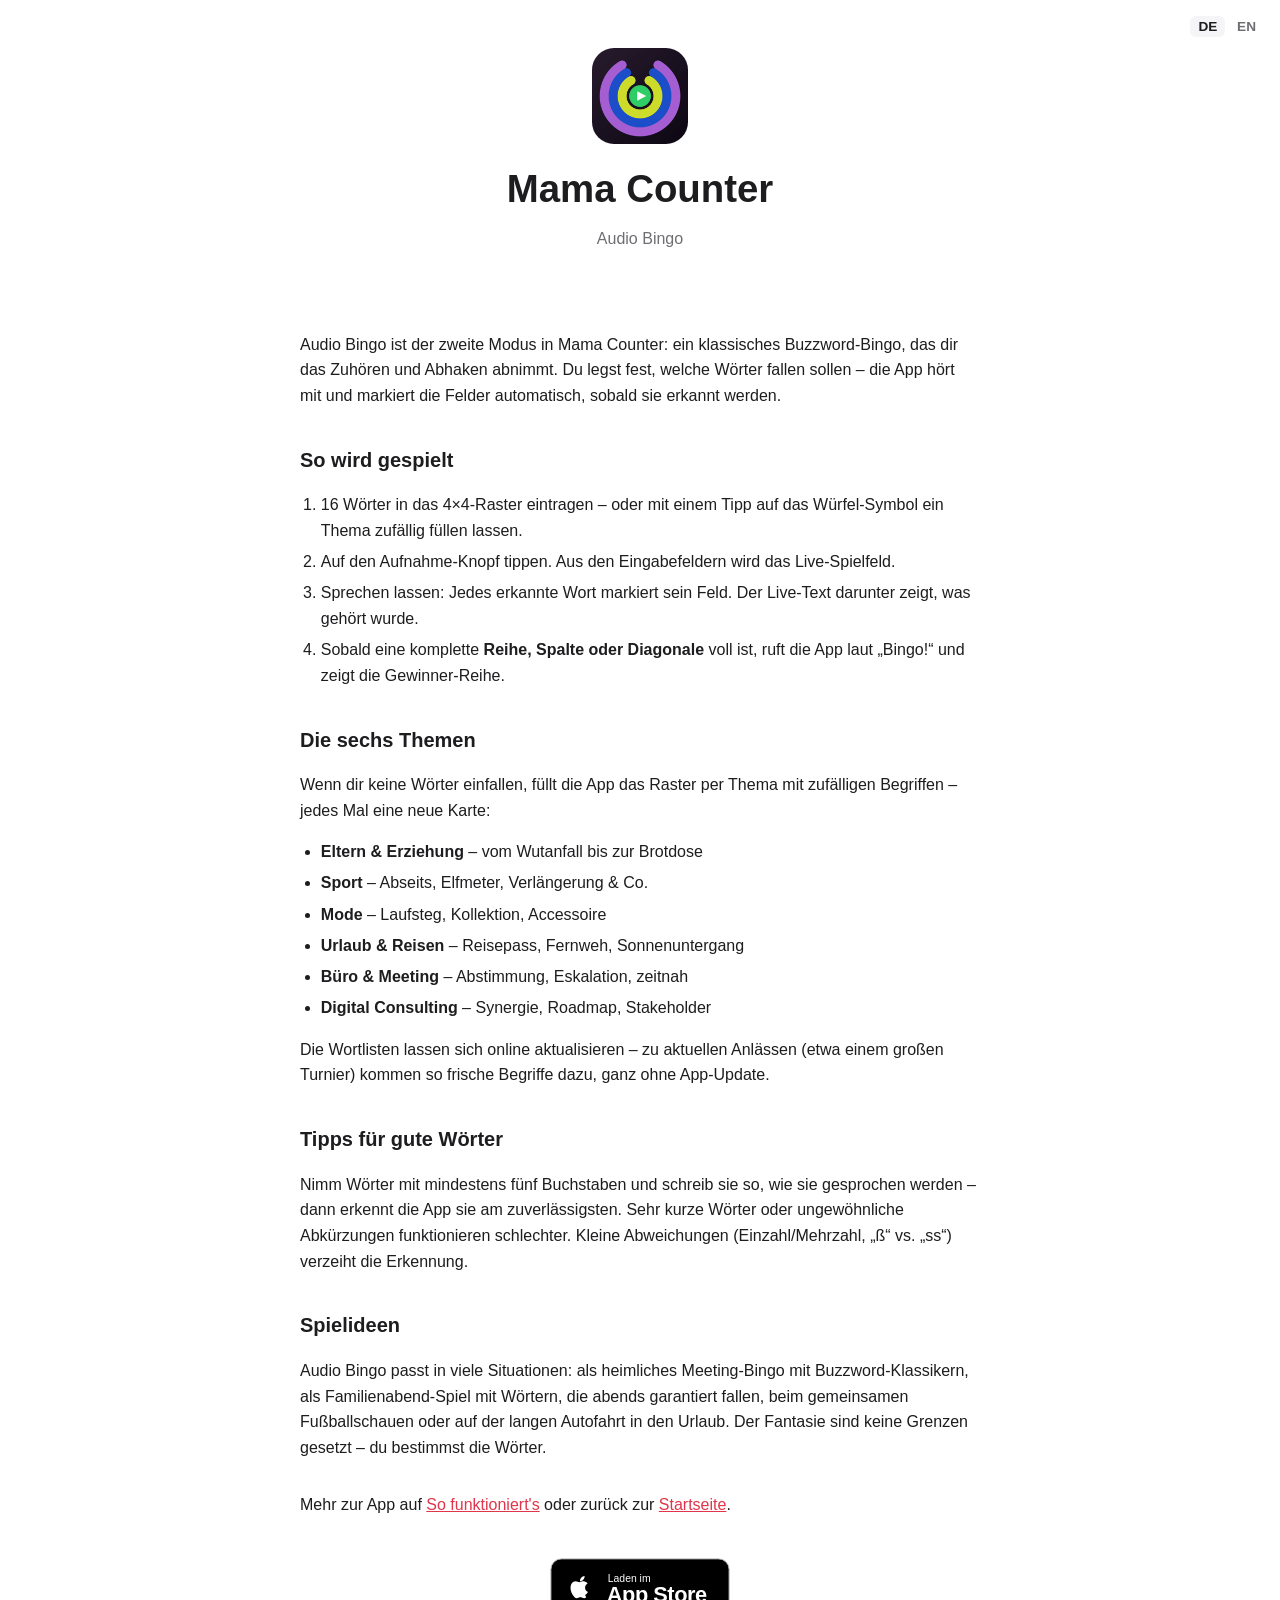
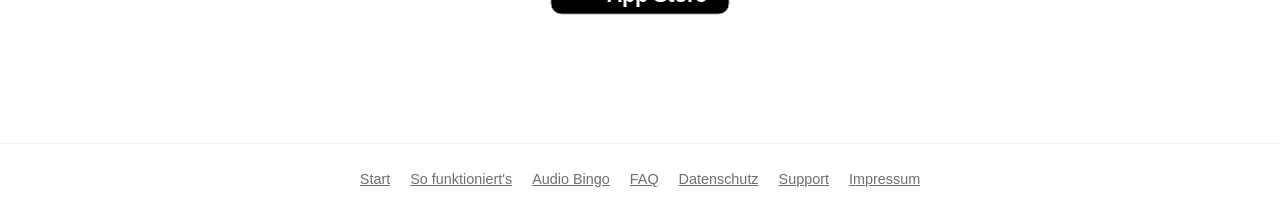
<file: audio-bingo/index.html>
<!DOCTYPE html>
<html lang="de">
<head>
  <meta charset="utf-8">
  <meta name="viewport" content="width=device-width, initial-scale=1">
  <title>Audio Bingo – Buzzword-Bingo zum Mithören</title>
  <meta property="og:type" content="article">
  <meta property="og:site_name" content="Mama Counter">
  <meta property="og:title" content="Audio Bingo – Buzzword-Bingo zum Mithören">
  <meta property="og:description" content="16 Wörter, ein 4×4-Raster, Ohren auf: Audio Bingo markiert Felder automatisch, sobald ein Wort gesprochen wird. Regeln, Themen und Spielideen.">
  <meta property="og:url" content="https://www.mamacounter.com/audio-bingo/">
  <meta property="og:image" content="https://www.mamacounter.com/og-image.png">
  <meta property="og:image:width" content="1200">
  <meta property="og:image:height" content="630">
  <meta name="twitter:card" content="summary_large_image">
  <meta name="twitter:image" content="https://www.mamacounter.com/og-image.png">
  <meta name="description" content="Audio Bingo in Mama Counter: 16 Wörter ins 4×4-Raster, zuhören, Felder füllen sich automatisch. Regeln, sechs Themen und Spielideen für Meeting, Familie und Autofahrt.">
  <link rel="icon" type="image/png" sizes="32x32" href="/favicon-32.png">
  <link rel="icon" type="image/png" sizes="16x16" href="/favicon-16.png">
  <link rel="apple-touch-icon" sizes="180x180" href="/apple-touch-icon.png">
  <link rel="stylesheet" href="/style.css">
</head>
<body>
  <header class="site">
    <nav class="lang-switch">
      <a href="/audio-bingo/" class="active">DE</a>
      <a href="/en/audio-bingo/">EN</a>
    </nav>
    <a href="/"><img src="/apple-touch-icon.png" alt="Mama Counter" class="logo"></a>
    <h1><a href="/">Mama Counter</a></h1>
    <p class="claim">Audio Bingo</p>
  </header>

  <main>
    <p>
      Audio Bingo ist der zweite Modus in Mama Counter: ein klassisches
      Buzzword-Bingo, das dir das Zuhören und Abhaken abnimmt. Du legst fest,
      welche Wörter fallen sollen – die App hört mit und markiert die Felder
      automatisch, sobald sie erkannt werden.
    </p>

    <h2>So wird gespielt</h2>
    <ol>
      <li>16 Wörter in das 4×4-Raster eintragen – oder mit einem Tipp auf das
        Würfel-Symbol ein Thema zufällig füllen lassen.</li>
      <li>Auf den Aufnahme-Knopf tippen. Aus den Eingabefeldern wird das
        Live-Spielfeld.</li>
      <li>Sprechen lassen: Jedes erkannte Wort markiert sein Feld. Der Live-Text
        darunter zeigt, was gehört wurde.</li>
      <li>Sobald eine komplette <strong>Reihe, Spalte oder Diagonale</strong>
        voll ist, ruft die App laut „Bingo!“ und zeigt die Gewinner-Reihe.</li>
    </ol>

    <h2>Die sechs Themen</h2>
    <p>
      Wenn dir keine Wörter einfallen, füllt die App das Raster per Thema mit
      zufälligen Begriffen – jedes Mal eine neue Karte:
    </p>
    <ul>
      <li><strong>Eltern &amp; Erziehung</strong> – vom Wutanfall bis zur Brotdose</li>
      <li><strong>Sport</strong> – Abseits, Elfmeter, Verlängerung &amp; Co.</li>
      <li><strong>Mode</strong> – Laufsteg, Kollektion, Accessoire</li>
      <li><strong>Urlaub &amp; Reisen</strong> – Reisepass, Fernweh, Sonnenuntergang</li>
      <li><strong>Büro &amp; Meeting</strong> – Abstimmung, Eskalation, zeitnah</li>
      <li><strong>Digital Consulting</strong> – Synergie, Roadmap, Stakeholder</li>
    </ul>
    <p>
      Die Wortlisten lassen sich online aktualisieren – zu aktuellen Anlässen
      (etwa einem großen Turnier) kommen so frische Begriffe dazu, ganz ohne
      App-Update.
    </p>

    <h2>Tipps für gute Wörter</h2>
    <p>
      Nimm Wörter mit mindestens fünf Buchstaben und schreib sie so, wie sie
      gesprochen werden – dann erkennt die App sie am zuverlässigsten. Sehr kurze
      Wörter oder ungewöhnliche Abkürzungen funktionieren schlechter. Kleine
      Abweichungen (Einzahl/Mehrzahl, „ß“ vs. „ss“) verzeiht die Erkennung.
    </p>

    <h2>Spielideen</h2>
    <p>
      Audio Bingo passt in viele Situationen: als heimliches Meeting-Bingo mit
      Buzzword-Klassikern, als Familienabend-Spiel mit Wörtern, die abends
      garantiert fallen, beim gemeinsamen Fußballschauen oder auf der langen
      Autofahrt in den Urlaub. Der Fantasie sind keine Grenzen gesetzt – du
      bestimmst die Wörter.
    </p>

    <p style="margin-top: 2rem;">
      Mehr zur App auf <a href="/so-funktionierts/">So funktioniert's</a> oder
      zurück zur <a href="/">Startseite</a>.
    </p>
    <p class="center" style="margin-top: 2.5rem;">
      <a href="https://apps.apple.com/app/id6779744213"><img src="/appstore-badge-de.svg" alt="Im App Store laden" class="appstore-badge"></a>
    </p>

  </main>

  <footer>
    <a href="/">Start</a>
    <a href="/so-funktionierts/">So funktioniert's</a>
    <a href="/audio-bingo/">Audio Bingo</a>
    <a href="/faq/">FAQ</a>
    <a href="/datenschutz/">Datenschutz</a>
    <a href="/support/">Support</a>
    <a href="/impressum/">Impressum</a>
  </footer>
</body>
</html>
</file>
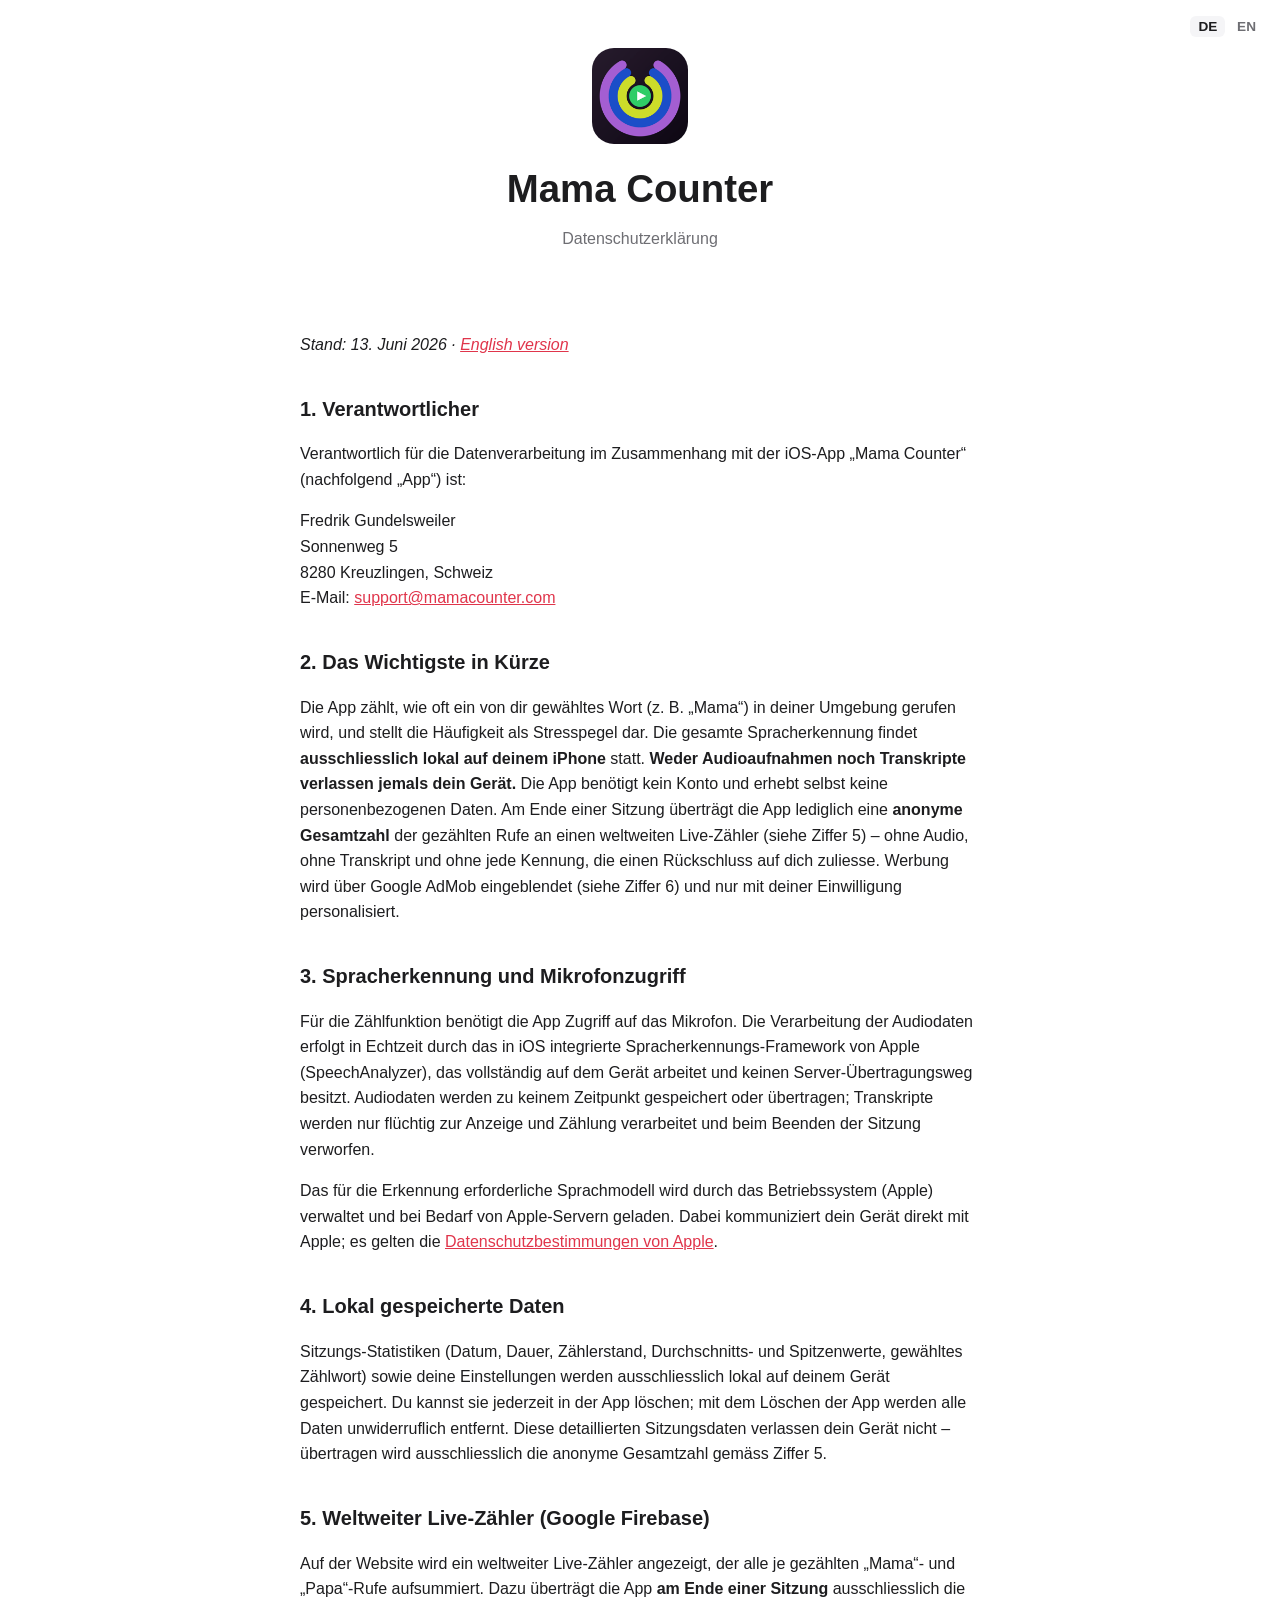
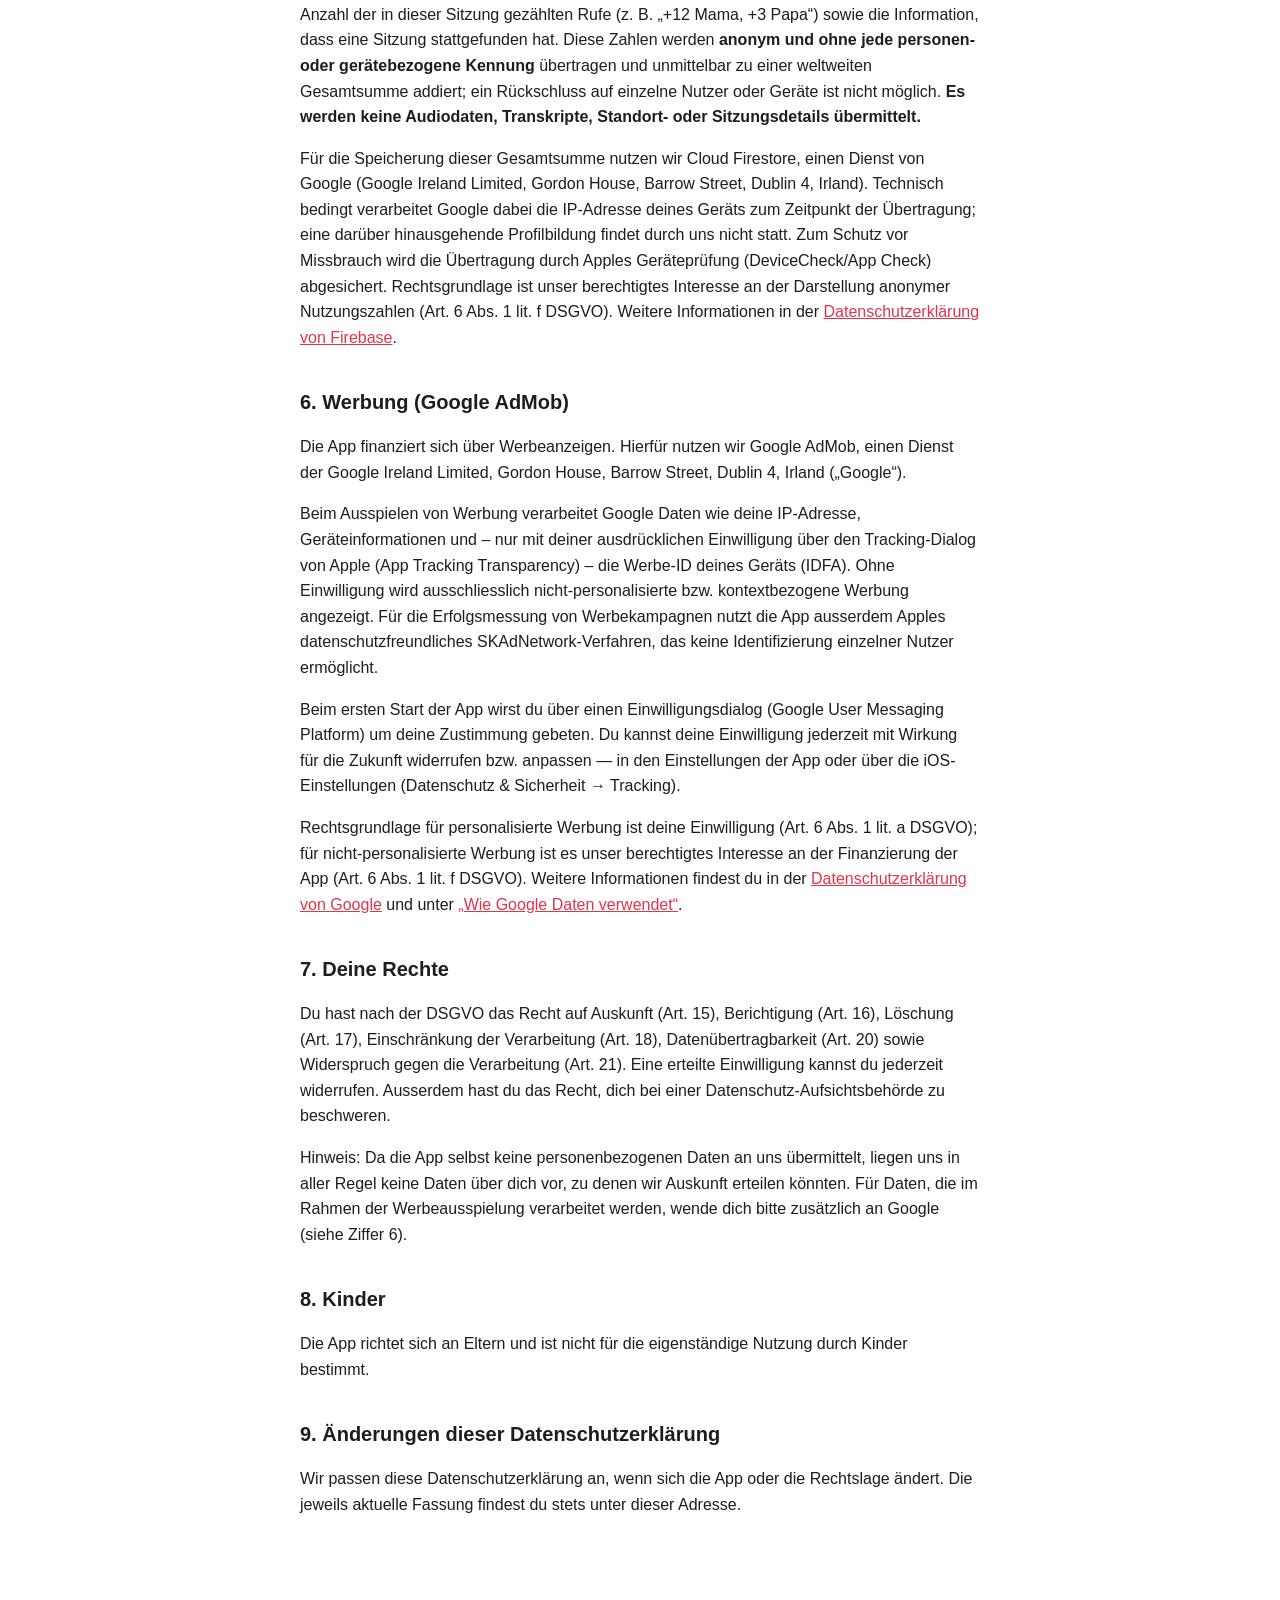
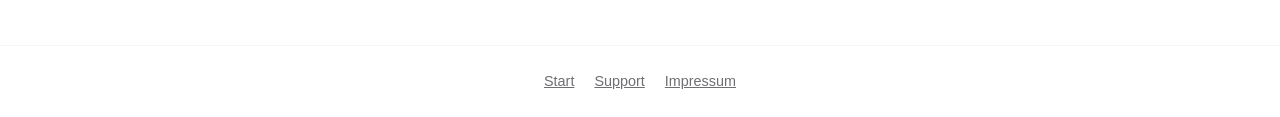
<file: datenschutz/index.html>
<!DOCTYPE html>
<html lang="de">
<head>
  <meta charset="utf-8">
  <meta name="viewport" content="width=device-width, initial-scale=1">
  <title>Datenschutzerklärung – Mama Counter</title>
  <meta property="og:type" content="website">
  <meta property="og:site_name" content="Mama Counter">
  <meta property="og:title" content="Datenschutzerklärung – Mama Counter">
  <meta property="og:description" content="Wie Mama Counter mit deinen Daten umgeht – Spracherkennung komplett auf dem Gerät.">
  <meta property="og:url" content="https://www.mamacounter.com/datenschutz/">
  <meta property="og:image" content="https://www.mamacounter.com/og-image.png">
  <meta property="og:image:width" content="1200">
  <meta property="og:image:height" content="630">
  <meta name="twitter:card" content="summary_large_image">
  <meta name="twitter:image" content="https://www.mamacounter.com/og-image.png">
  <link rel="icon" type="image/png" sizes="32x32" href="../favicon-32.png">
  <link rel="icon" type="image/png" sizes="16x16" href="../favicon-16.png">
  <link rel="apple-touch-icon" sizes="180x180" href="../apple-touch-icon.png">
  <link rel="stylesheet" href="../style.css">
</head>
<body>
  <header class="site">
    <nav class="lang-switch">
      <a href="/datenschutz/" class="active">DE</a>
      <a href="/privacy/">EN</a>
    </nav>
    <a href="/"><img src="/apple-touch-icon.png" alt="Mama Counter" class="logo"></a>
    <h1><a href="../">Mama Counter</a></h1>
    <p class="claim">Datenschutzerklärung</p>
  </header>

  <main>
    <p><em>Stand: 13. Juni 2026 · <a href="../privacy/">English version</a></em></p>

    <h2>1. Verantwortlicher</h2>
    <p>
      Verantwortlich für die Datenverarbeitung im Zusammenhang mit der iOS-App
      „Mama Counter“ (nachfolgend „App“) ist:
    </p>
    <p>
      Fredrik Gundelsweiler<br>
      Sonnenweg 5<br>
      8280 Kreuzlingen, Schweiz<br>
      E-Mail: <a href="mailto:support@mamacounter.com">support@mamacounter.com</a>
    </p>

    <h2>2. Das Wichtigste in Kürze</h2>
    <p>
      Die App zählt, wie oft ein von dir gewähltes Wort (z.&nbsp;B. „Mama“)
      in deiner Umgebung gerufen wird, und stellt die Häufigkeit als
      Stresspegel dar. Die gesamte Spracherkennung findet
      <strong>ausschliesslich lokal auf deinem iPhone</strong> statt.
      <strong>Weder Audioaufnahmen noch Transkripte verlassen jemals dein
      Gerät.</strong> Die App benötigt kein Konto und erhebt selbst keine
      personenbezogenen Daten. Am Ende einer Sitzung überträgt die App
      lediglich eine <strong>anonyme Gesamtzahl</strong> der gezählten Rufe an
      einen weltweiten Live-Zähler (siehe Ziffer 5) – ohne Audio, ohne
      Transkript und ohne jede Kennung, die einen Rückschluss auf dich
      zuliesse. Werbung wird über Google AdMob eingeblendet (siehe Ziffer 6)
      und nur mit deiner Einwilligung personalisiert.
    </p>

    <h2>3. Spracherkennung und Mikrofonzugriff</h2>
    <p>
      Für die Zählfunktion benötigt die App Zugriff auf das Mikrofon. Die
      Verarbeitung der Audiodaten erfolgt in Echtzeit durch das in iOS
      integrierte Spracherkennungs-Framework von Apple (SpeechAnalyzer), das
      vollständig auf dem Gerät arbeitet und keinen Server-Übertragungsweg
      besitzt. Audiodaten werden zu keinem Zeitpunkt gespeichert oder
      übertragen; Transkripte werden nur flüchtig zur Anzeige und Zählung
      verarbeitet und beim Beenden der Sitzung verworfen.
    </p>
    <p>
      Das für die Erkennung erforderliche Sprachmodell wird durch das
      Betriebssystem (Apple) verwaltet und bei Bedarf von Apple-Servern
      geladen. Dabei kommuniziert dein Gerät direkt mit Apple; es gelten die
      <a href="https://www.apple.com/legal/privacy/">Datenschutzbestimmungen von Apple</a>.
    </p>

    <h2>4. Lokal gespeicherte Daten</h2>
    <p>
      Sitzungs-Statistiken (Datum, Dauer, Zählerstand, Durchschnitts- und
      Spitzenwerte, gewähltes Zählwort) sowie deine Einstellungen werden
      ausschliesslich lokal auf deinem Gerät gespeichert. Du kannst sie
      jederzeit in der App löschen; mit dem Löschen der App werden alle
      Daten unwiderruflich entfernt. Diese detaillierten Sitzungsdaten
      verlassen dein Gerät nicht – übertragen wird ausschliesslich die
      anonyme Gesamtzahl gemäss Ziffer 5.
    </p>

    <h2>5. Weltweiter Live-Zähler (Google Firebase)</h2>
    <p>
      Auf der Website wird ein weltweiter Live-Zähler angezeigt, der alle je
      gezählten „Mama“- und „Papa“-Rufe aufsummiert. Dazu überträgt die App
      <strong>am Ende einer Sitzung</strong> ausschliesslich die Anzahl der in
      dieser Sitzung gezählten Rufe (z.&nbsp;B. „+12 Mama, +3 Papa“) sowie die
      Information, dass eine Sitzung stattgefunden hat. Diese Zahlen werden
      <strong>anonym und ohne jede personen- oder gerätebezogene Kennung</strong>
      übertragen und unmittelbar zu einer weltweiten Gesamtsumme addiert; ein
      Rückschluss auf einzelne Nutzer oder Geräte ist nicht möglich.
      <strong>Es werden keine Audiodaten, Transkripte, Standort- oder
      Sitzungsdetails übermittelt.</strong>
    </p>
    <p>
      Für die Speicherung dieser Gesamtsumme nutzen wir Cloud Firestore, einen
      Dienst von Google (Google Ireland Limited, Gordon House, Barrow Street,
      Dublin 4, Irland). Technisch bedingt verarbeitet Google dabei die
      IP-Adresse deines Geräts zum Zeitpunkt der Übertragung; eine darüber
      hinausgehende Profilbildung findet durch uns nicht statt. Zum Schutz vor
      Missbrauch wird die Übertragung durch Apples Geräteprüfung
      (DeviceCheck/App&nbsp;Check) abgesichert. Rechtsgrundlage ist unser
      berechtigtes Interesse an der Darstellung anonymer Nutzungszahlen
      (Art. 6 Abs. 1 lit. f DSGVO). Weitere Informationen in der
      <a href="https://firebase.google.com/support/privacy">Datenschutzerklärung von Firebase</a>.
    </p>

    <h2>6. Werbung (Google AdMob)</h2>
    <p>
      Die App finanziert sich über Werbeanzeigen. Hierfür nutzen wir Google
      AdMob, einen Dienst der Google Ireland Limited, Gordon House, Barrow
      Street, Dublin 4, Irland („Google“).
    </p>
    <p>
      Beim Ausspielen von Werbung verarbeitet Google Daten wie deine
      IP-Adresse, Geräteinformationen und – nur mit deiner ausdrücklichen
      Einwilligung über den Tracking-Dialog von Apple (App Tracking
      Transparency) – die Werbe-ID deines Geräts (IDFA). Ohne Einwilligung
      wird ausschliesslich nicht-personalisierte bzw. kontextbezogene Werbung
      angezeigt. Für die Erfolgsmessung von Werbekampagnen nutzt die App
      ausserdem Apples datenschutzfreundliches SKAdNetwork-Verfahren, das
      keine Identifizierung einzelner Nutzer ermöglicht.
    </p>
    <p>
      Beim ersten Start der App wirst du über einen Einwilligungsdialog
      (Google User Messaging Platform) um deine Zustimmung gebeten. Du
      kannst deine Einwilligung jederzeit mit Wirkung für die Zukunft
      widerrufen bzw. anpassen — in den Einstellungen der App oder über die
      iOS-Einstellungen (Datenschutz &amp; Sicherheit → Tracking).
    </p>
    <p>
      Rechtsgrundlage für personalisierte Werbung ist deine Einwilligung
      (Art. 6 Abs. 1 lit. a DSGVO); für nicht-personalisierte Werbung ist es
      unser berechtigtes Interesse an der Finanzierung der App
      (Art. 6 Abs. 1 lit. f DSGVO). Weitere Informationen findest du in der
      <a href="https://policies.google.com/privacy">Datenschutzerklärung von Google</a>
      und unter
      <a href="https://support.google.com/admob/answer/6128543">„Wie Google Daten verwendet“</a>.
    </p>

    <h2>7. Deine Rechte</h2>
    <p>
      Du hast nach der DSGVO das Recht auf Auskunft (Art. 15), Berichtigung
      (Art. 16), Löschung (Art. 17), Einschränkung der Verarbeitung
      (Art. 18), Datenübertragbarkeit (Art. 20) sowie Widerspruch gegen die
      Verarbeitung (Art. 21). Eine erteilte Einwilligung kannst du jederzeit
      widerrufen. Ausserdem hast du das Recht, dich bei einer
      Datenschutz-Aufsichtsbehörde zu beschweren.
    </p>
    <p>
      Hinweis: Da die App selbst keine personenbezogenen Daten an uns
      übermittelt, liegen uns in aller Regel keine Daten über dich vor, zu
      denen wir Auskunft erteilen könnten. Für Daten, die im Rahmen der
      Werbeausspielung verarbeitet werden, wende dich bitte zusätzlich an
      Google (siehe Ziffer 6).
    </p>

    <h2>8. Kinder</h2>
    <p>
      Die App richtet sich an Eltern und ist nicht für die eigenständige
      Nutzung durch Kinder bestimmt.
    </p>

    <h2>9. Änderungen dieser Datenschutzerklärung</h2>
    <p>
      Wir passen diese Datenschutzerklärung an, wenn sich die App oder die
      Rechtslage ändert. Die jeweils aktuelle Fassung findest du stets unter
      dieser Adresse.
    </p>
  </main>

  <footer>
    <a href="/">Start</a>
    <a href="/support/">Support</a>
    <a href="/impressum/">Impressum</a>
  </footer>
</body>
</html>
</file>
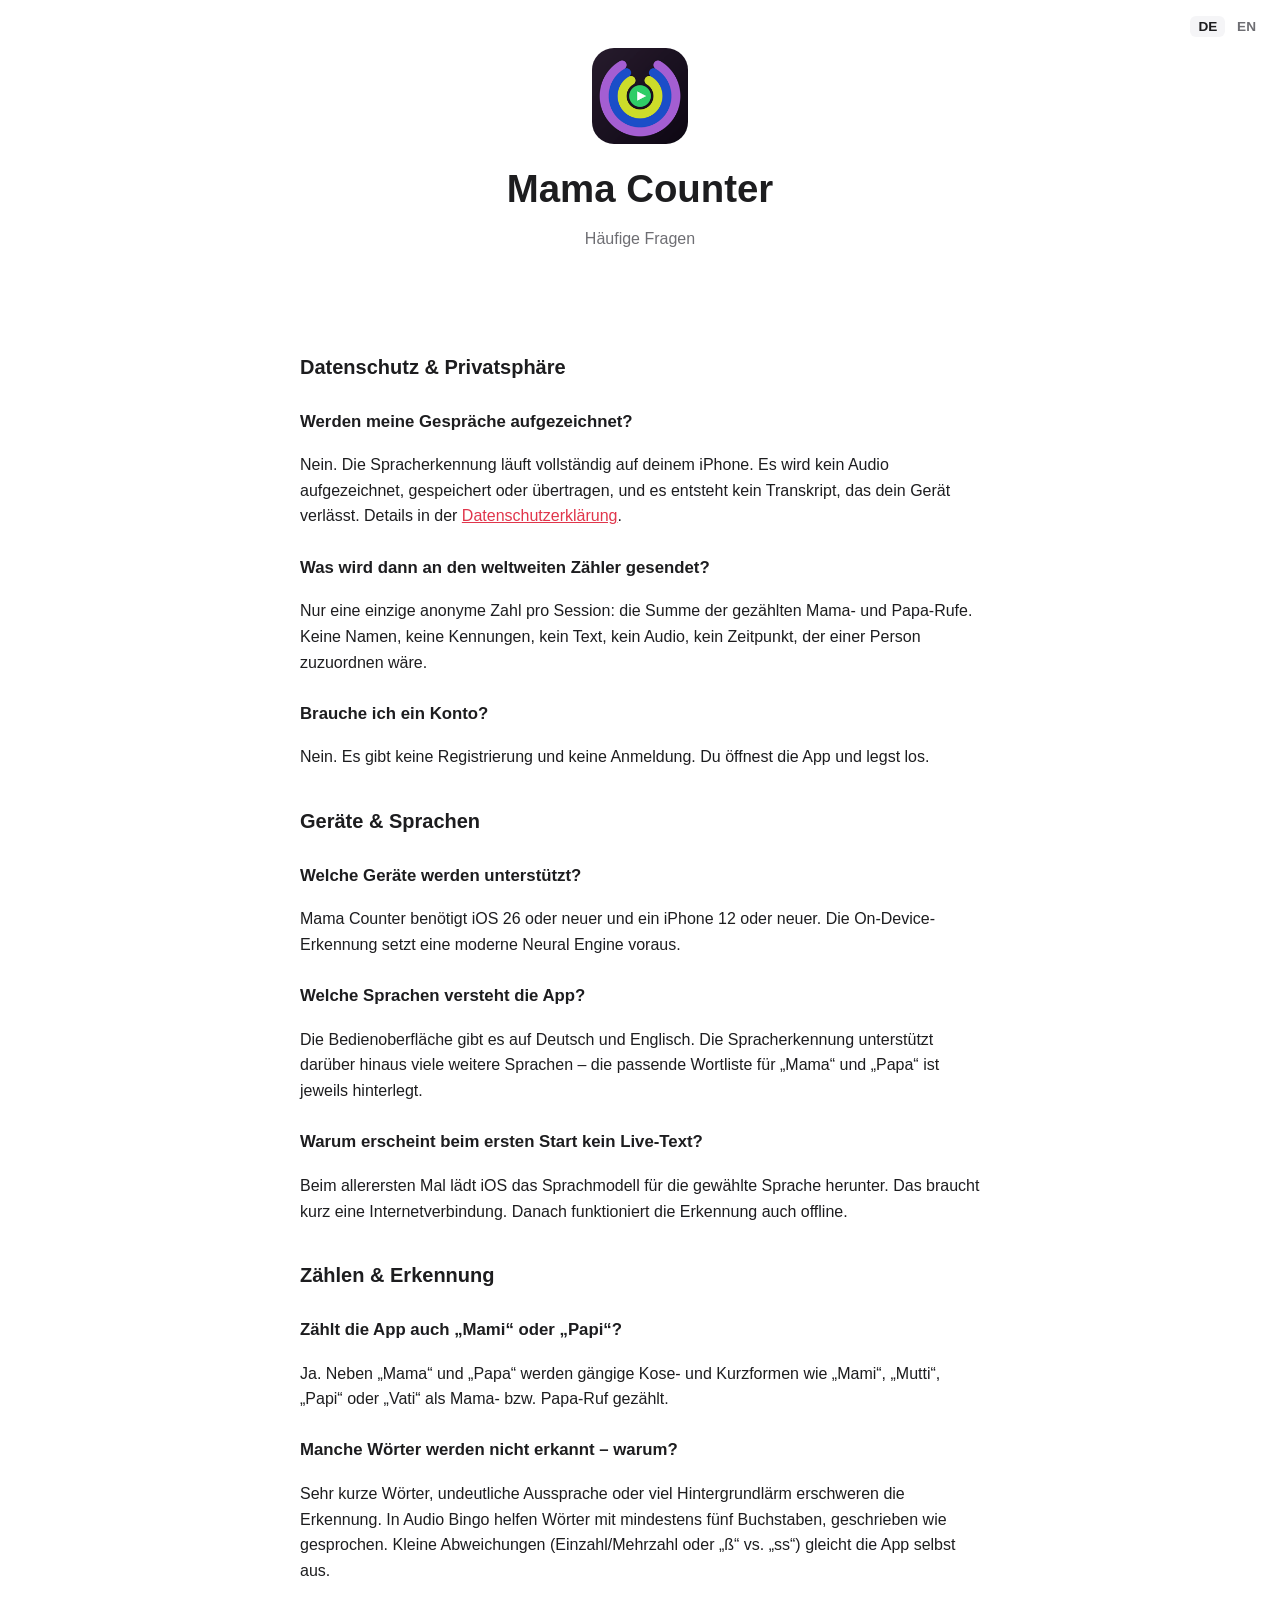
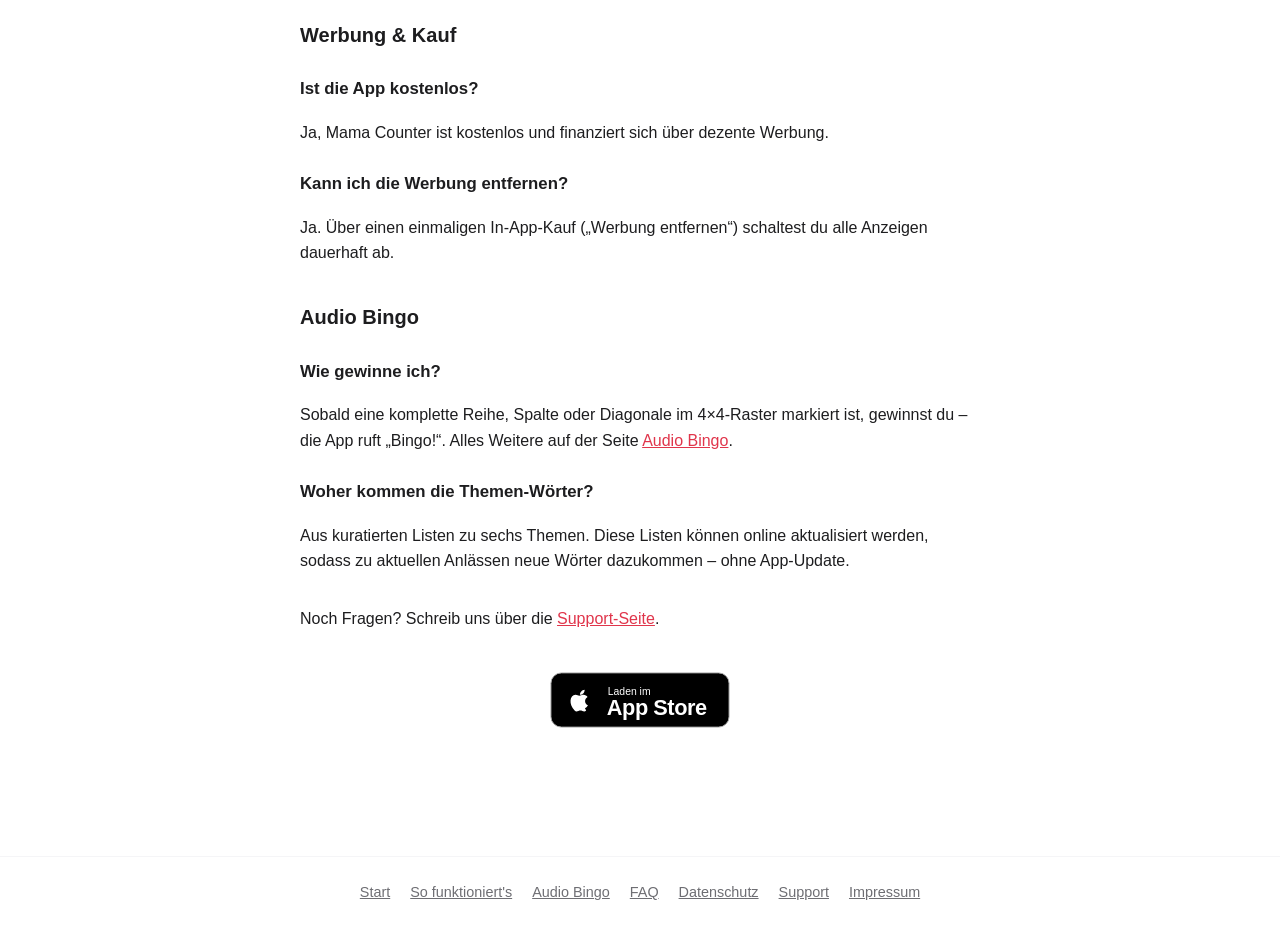
<file: faq/index.html>
<!DOCTYPE html>
<html lang="de">
<head>
  <meta charset="utf-8">
  <meta name="viewport" content="width=device-width, initial-scale=1">
  <title>FAQ – Häufige Fragen zu Mama Counter</title>
  <meta property="og:type" content="article">
  <meta property="og:site_name" content="Mama Counter">
  <meta property="og:title" content="FAQ – Häufige Fragen zu Mama Counter">
  <meta property="og:description" content="Datenschutz, unterstützte Geräte und Sprachen, Werbung, Audio Bingo: die häufigsten Fragen zu Mama Counter, klar beantwortet.">
  <meta property="og:url" content="https://www.mamacounter.com/faq/">
  <meta property="og:image" content="https://www.mamacounter.com/og-image.png">
  <meta property="og:image:width" content="1200">
  <meta property="og:image:height" content="630">
  <meta name="twitter:card" content="summary_large_image">
  <meta name="twitter:image" content="https://www.mamacounter.com/og-image.png">
  <meta name="description" content="Häufige Fragen zu Mama Counter: Datenschutz, Geräte, Sprachen, Werbung, In-App-Kauf und Audio Bingo – verständlich beantwortet.">
  <link rel="icon" type="image/png" sizes="32x32" href="/favicon-32.png">
  <link rel="icon" type="image/png" sizes="16x16" href="/favicon-16.png">
  <link rel="apple-touch-icon" sizes="180x180" href="/apple-touch-icon.png">
  <link rel="stylesheet" href="/style.css">
</head>
<body>
  <header class="site">
    <nav class="lang-switch">
      <a href="/faq/" class="active">DE</a>
      <a href="/en/faq/">EN</a>
    </nav>
    <a href="/"><img src="/apple-touch-icon.png" alt="Mama Counter" class="logo"></a>
    <h1><a href="/">Mama Counter</a></h1>
    <p class="claim">Häufige Fragen</p>
  </header>

  <main>
    <h2>Datenschutz &amp; Privatsphäre</h2>
    <h3>Werden meine Gespräche aufgezeichnet?</h3>
    <p>
      Nein. Die Spracherkennung läuft vollständig auf deinem iPhone. Es wird kein
      Audio aufgezeichnet, gespeichert oder übertragen, und es entsteht kein
      Transkript, das dein Gerät verlässt. Details in der
      <a href="/datenschutz/">Datenschutzerklärung</a>.
    </p>
    <h3>Was wird dann an den weltweiten Zähler gesendet?</h3>
    <p>
      Nur eine einzige anonyme Zahl pro Session: die Summe der gezählten Mama- und
      Papa-Rufe. Keine Namen, keine Kennungen, kein Text, kein Audio, kein
      Zeitpunkt, der einer Person zuzuordnen wäre.
    </p>
    <h3>Brauche ich ein Konto?</h3>
    <p>
      Nein. Es gibt keine Registrierung und keine Anmeldung. Du öffnest die App
      und legst los.
    </p>

    <h2>Geräte &amp; Sprachen</h2>
    <h3>Welche Geräte werden unterstützt?</h3>
    <p>
      Mama Counter benötigt iOS 26 oder neuer und ein iPhone 12 oder neuer. Die
      On-Device-Erkennung setzt eine moderne Neural Engine voraus.
    </p>
    <h3>Welche Sprachen versteht die App?</h3>
    <p>
      Die Bedienoberfläche gibt es auf Deutsch und Englisch. Die Spracherkennung
      unterstützt darüber hinaus viele weitere Sprachen – die passende Wortliste
      für „Mama“ und „Papa“ ist jeweils hinterlegt.
    </p>
    <h3>Warum erscheint beim ersten Start kein Live-Text?</h3>
    <p>
      Beim allerersten Mal lädt iOS das Sprachmodell für die gewählte Sprache
      herunter. Das braucht kurz eine Internetverbindung. Danach funktioniert die
      Erkennung auch offline.
    </p>

    <h2>Zählen &amp; Erkennung</h2>
    <h3>Zählt die App auch „Mami“ oder „Papi“?</h3>
    <p>
      Ja. Neben „Mama“ und „Papa“ werden gängige Kose- und Kurzformen wie „Mami“,
      „Mutti“, „Papi“ oder „Vati“ als Mama- bzw. Papa-Ruf gezählt.
    </p>
    <h3>Manche Wörter werden nicht erkannt – warum?</h3>
    <p>
      Sehr kurze Wörter, undeutliche Aussprache oder viel Hintergrundlärm
      erschweren die Erkennung. In Audio Bingo helfen Wörter mit mindestens fünf
      Buchstaben, geschrieben wie gesprochen. Kleine Abweichungen (Einzahl/Mehrzahl
      oder „ß“ vs. „ss“) gleicht die App selbst aus.
    </p>

    <h2>Werbung &amp; Kauf</h2>
    <h3>Ist die App kostenlos?</h3>
    <p>
      Ja, Mama Counter ist kostenlos und finanziert sich über dezente Werbung.
    </p>
    <h3>Kann ich die Werbung entfernen?</h3>
    <p>
      Ja. Über einen einmaligen In-App-Kauf („Werbung entfernen“) schaltest du
      alle Anzeigen dauerhaft ab.
    </p>

    <h2>Audio Bingo</h2>
    <h3>Wie gewinne ich?</h3>
    <p>
      Sobald eine komplette Reihe, Spalte oder Diagonale im 4×4-Raster markiert
      ist, gewinnst du – die App ruft „Bingo!“. Alles Weitere auf der Seite
      <a href="/audio-bingo/">Audio Bingo</a>.
    </p>
    <h3>Woher kommen die Themen-Wörter?</h3>
    <p>
      Aus kuratierten Listen zu sechs Themen. Diese Listen können online
      aktualisiert werden, sodass zu aktuellen Anlässen neue Wörter dazukommen –
      ohne App-Update.
    </p>

    <p style="margin-top: 2rem;">
      Noch Fragen? Schreib uns über die <a href="/support/">Support-Seite</a>.
    </p>
    <p class="center" style="margin-top: 2.5rem;">
      <a href="https://apps.apple.com/app/id6779744213"><img src="/appstore-badge-de.svg" alt="Im App Store laden" class="appstore-badge"></a>
    </p>

  </main>

  <footer>
    <a href="/">Start</a>
    <a href="/so-funktionierts/">So funktioniert's</a>
    <a href="/audio-bingo/">Audio Bingo</a>
    <a href="/faq/">FAQ</a>
    <a href="/datenschutz/">Datenschutz</a>
    <a href="/support/">Support</a>
    <a href="/impressum/">Impressum</a>
  </footer>
</body>
</html>
</file>
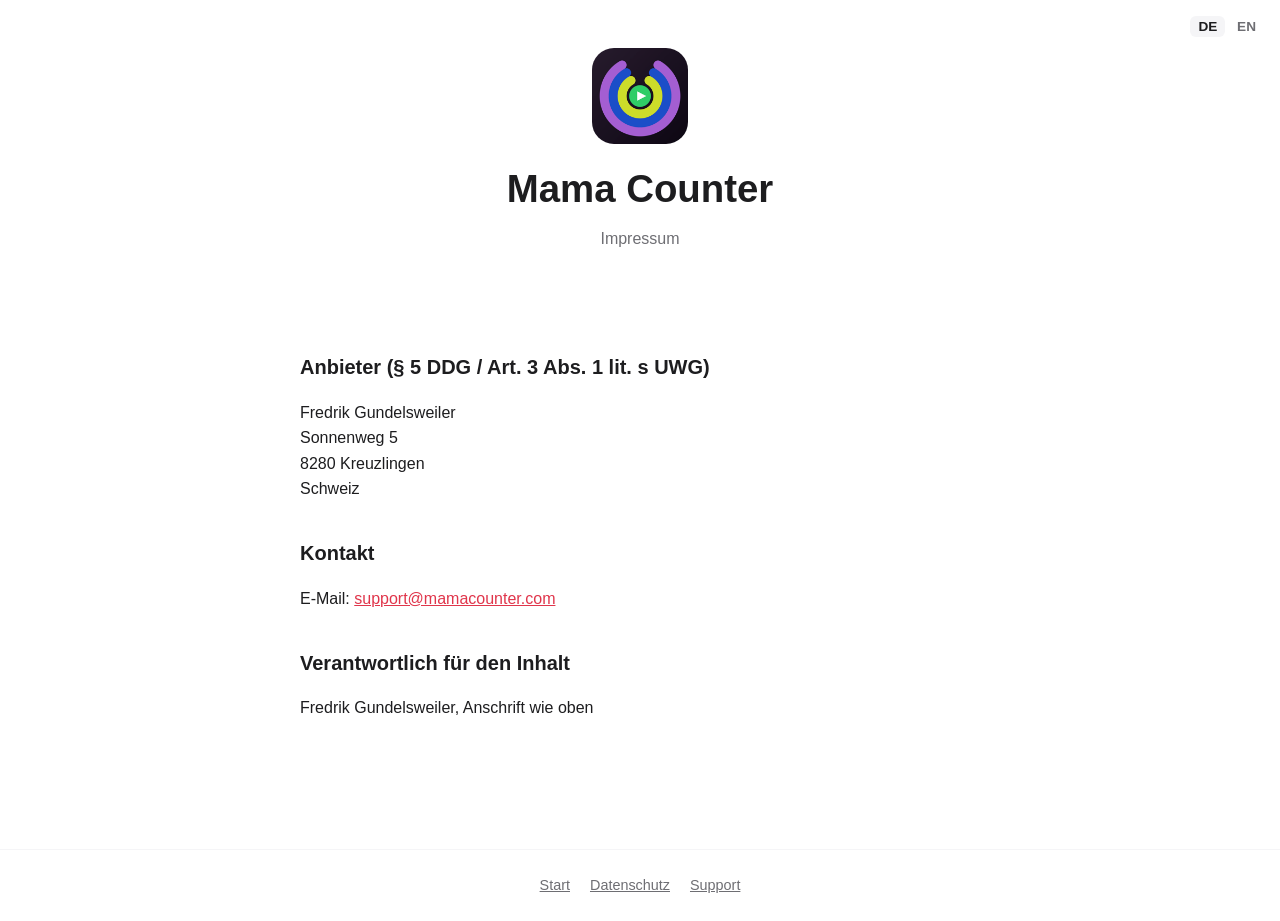
<file: impressum/index.html>
<!DOCTYPE html>
<html lang="de">
<head>
  <meta charset="utf-8">
  <meta name="viewport" content="width=device-width, initial-scale=1">
  <title>Impressum – Mama Counter</title>
  <meta property="og:type" content="website">
  <meta property="og:site_name" content="Mama Counter">
  <meta property="og:title" content="Impressum – Mama Counter">
  <meta property="og:description" content="Anbieter und Kontakt – Mama Counter.">
  <meta property="og:url" content="https://www.mamacounter.com/impressum/">
  <meta property="og:image" content="https://www.mamacounter.com/og-image.png">
  <meta property="og:image:width" content="1200">
  <meta property="og:image:height" content="630">
  <meta name="twitter:card" content="summary_large_image">
  <meta name="twitter:image" content="https://www.mamacounter.com/og-image.png">
  <link rel="icon" type="image/png" sizes="32x32" href="../favicon-32.png">
  <link rel="icon" type="image/png" sizes="16x16" href="../favicon-16.png">
  <link rel="apple-touch-icon" sizes="180x180" href="../apple-touch-icon.png">
  <link rel="stylesheet" href="../style.css">
</head>
<body>
  <header class="site">
    <nav class="lang-switch">
      <a href="/impressum/" class="active">DE</a>
      <a href="/en/impressum/">EN</a>
    </nav>
    <a href="/"><img src="/apple-touch-icon.png" alt="Mama Counter" class="logo"></a>
    <h1><a href="../">Mama Counter</a></h1>
    <p class="claim">Impressum</p>
  </header>

  <main>
    <h2>Anbieter (§ 5 DDG / Art. 3 Abs. 1 lit. s UWG)</h2>
    <p>
      Fredrik Gundelsweiler<br>
      Sonnenweg 5<br>
      8280 Kreuzlingen<br>
      Schweiz
    </p>

    <h2>Kontakt</h2>
    <p>
      E-Mail: <a href="mailto:support@mamacounter.com">support@mamacounter.com</a>
    </p>

    <h2>Verantwortlich für den Inhalt</h2>
    <p>
      Fredrik Gundelsweiler, Anschrift wie oben
    </p>
  </main>

  <footer>
    <a href="/">Start</a>
    <a href="/datenschutz/">Datenschutz</a>
    <a href="/support/">Support</a>
  </footer>
</body>
</html>
</file>
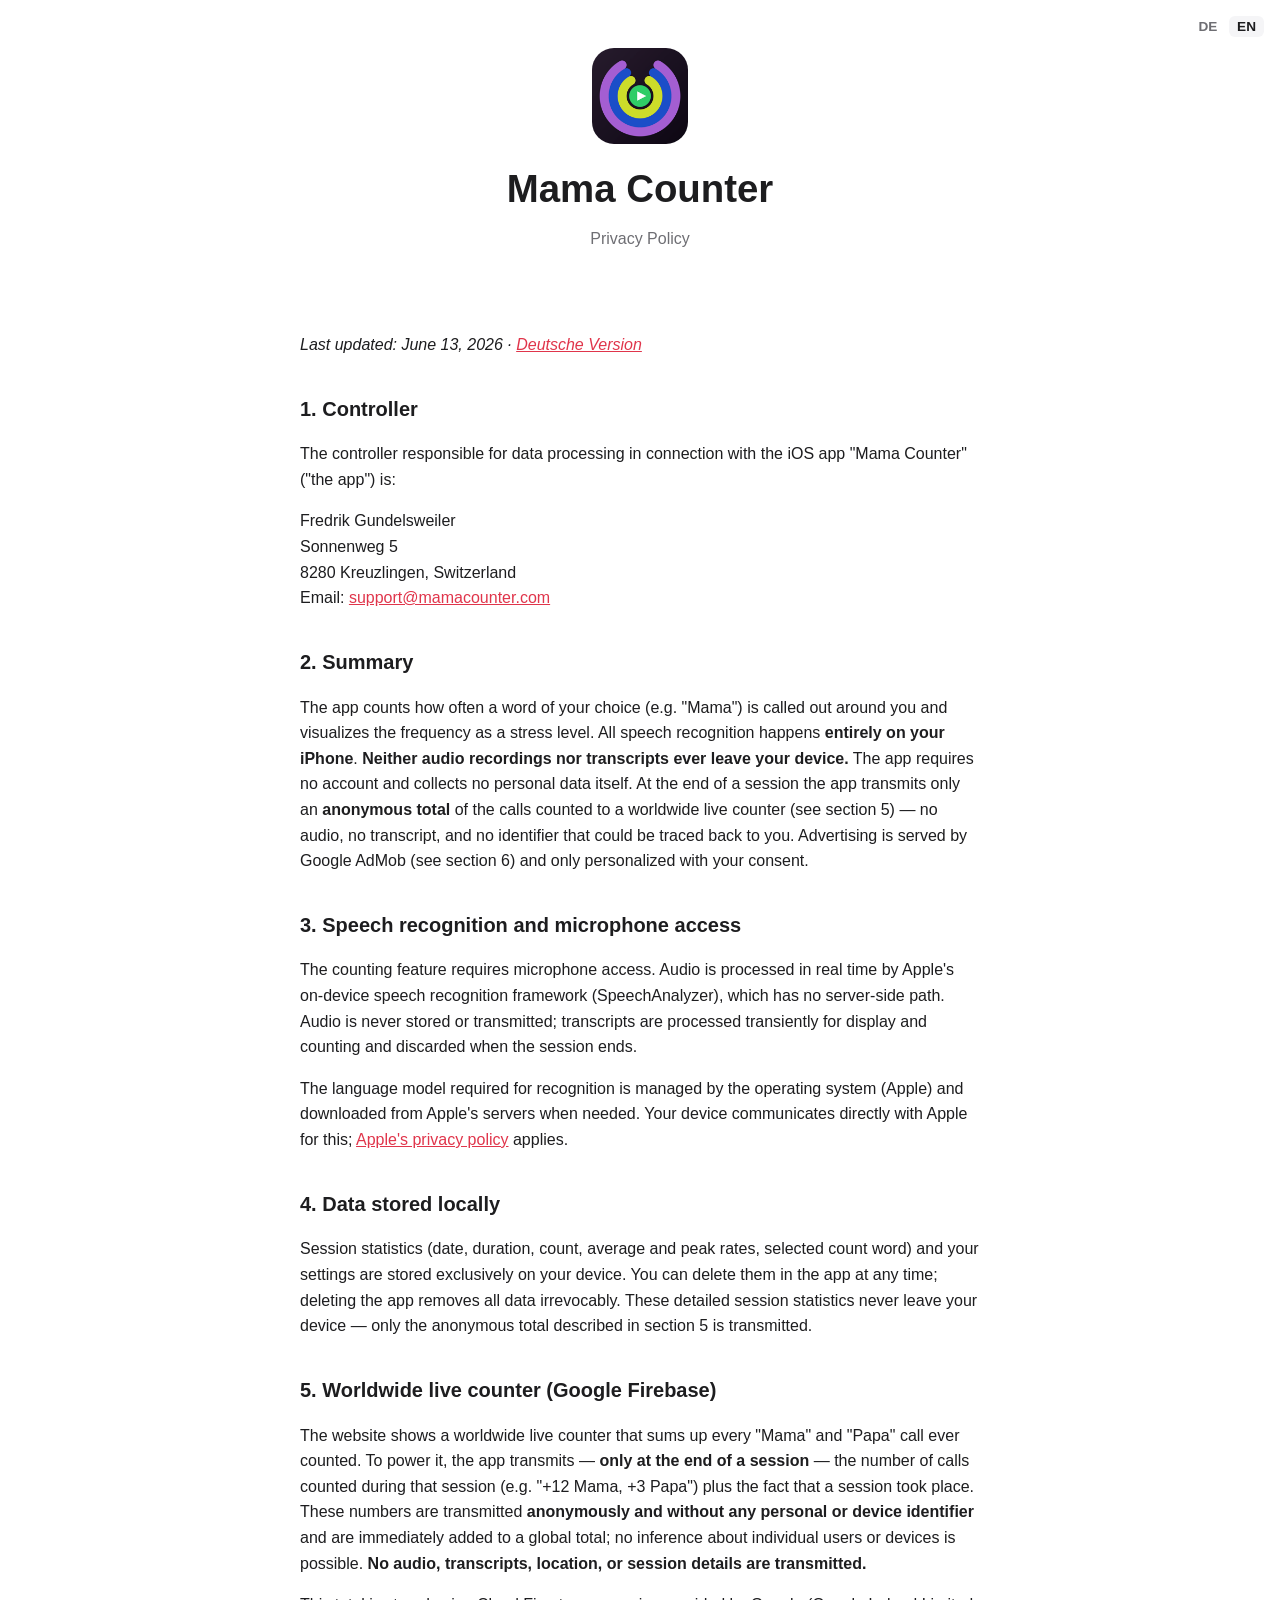
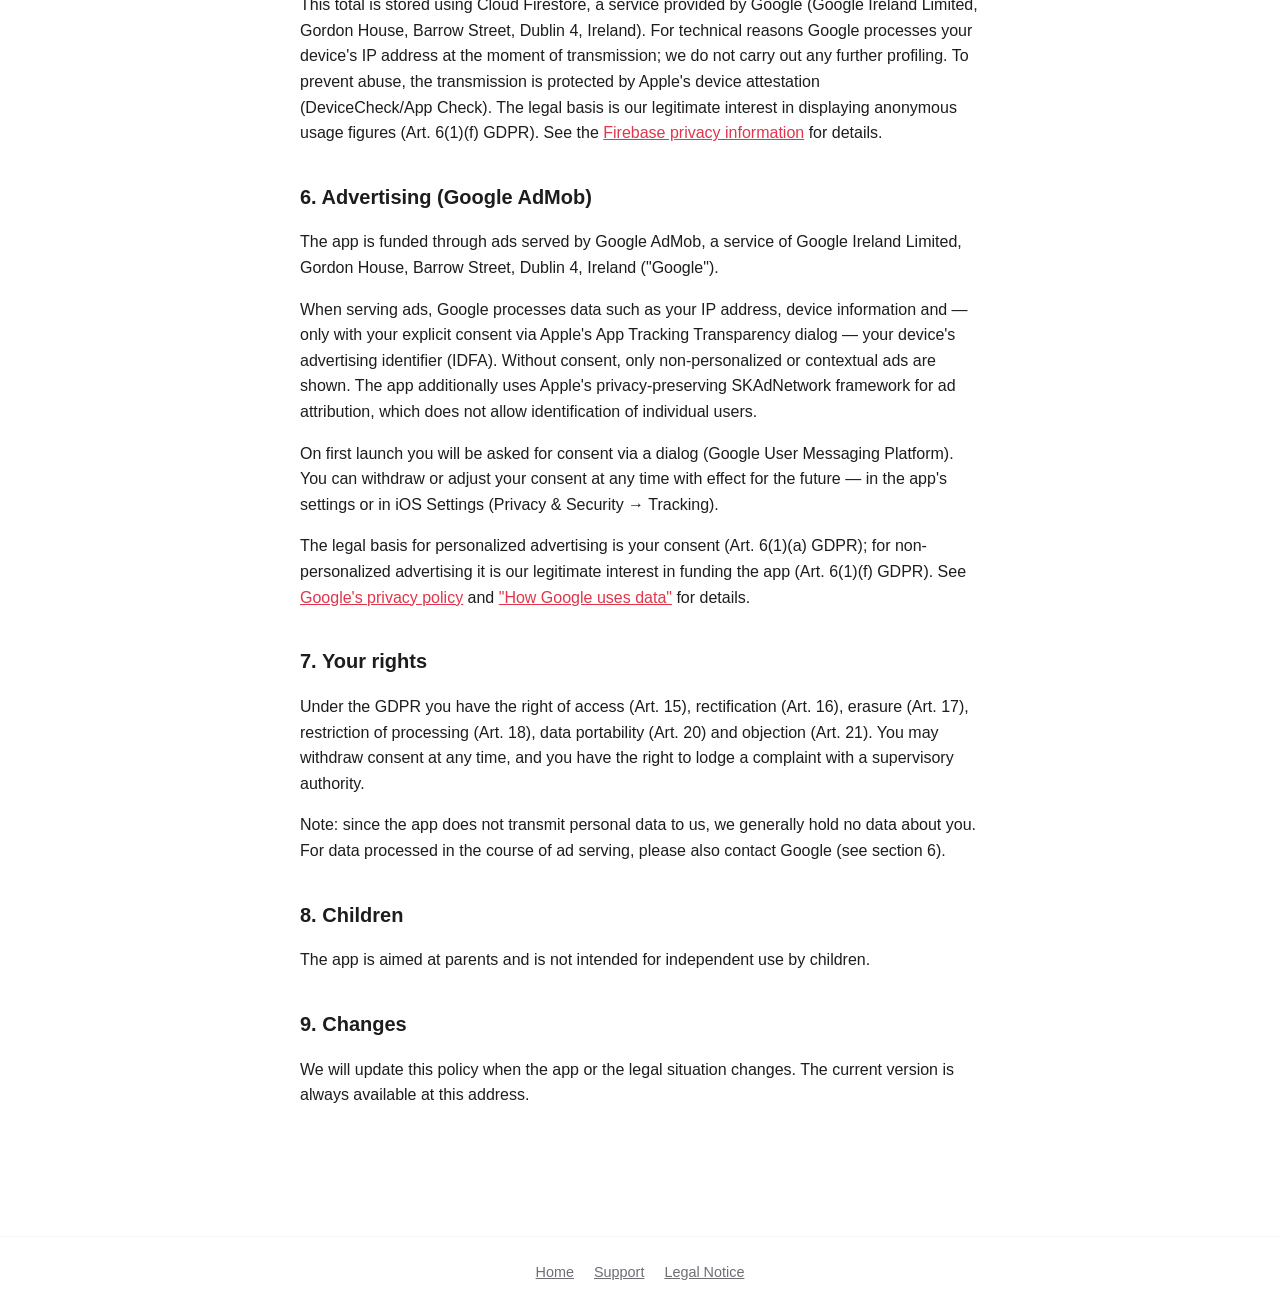
<file: privacy/index.html>
<!DOCTYPE html>
<html lang="en">
<head>
  <meta charset="utf-8">
  <meta name="viewport" content="width=device-width, initial-scale=1">
  <title>Privacy Policy – Mama Counter</title>
  <meta property="og:type" content="website">
  <meta property="og:site_name" content="Mama Counter">
  <meta property="og:title" content="Privacy Policy – Mama Counter">
  <meta property="og:description" content="How Mama Counter handles your data – speech recognition entirely on-device.">
  <meta property="og:url" content="https://www.mamacounter.com/privacy/">
  <meta property="og:image" content="https://www.mamacounter.com/og-image.png">
  <meta property="og:image:width" content="1200">
  <meta property="og:image:height" content="630">
  <meta name="twitter:card" content="summary_large_image">
  <meta name="twitter:image" content="https://www.mamacounter.com/og-image.png">
  <link rel="icon" type="image/png" sizes="32x32" href="../favicon-32.png">
  <link rel="icon" type="image/png" sizes="16x16" href="../favicon-16.png">
  <link rel="apple-touch-icon" sizes="180x180" href="../apple-touch-icon.png">
  <link rel="stylesheet" href="../style.css">
</head>
<body>
  <header class="site">
    <nav class="lang-switch">
      <a href="/datenschutz/">DE</a>
      <a href="/privacy/" class="active">EN</a>
    </nav>
    <a href="/en/"><img src="/apple-touch-icon.png" alt="Mama Counter" class="logo"></a>
    <h1><a href="/en/">Mama Counter</a></h1>
    <p class="claim">Privacy Policy</p>
  </header>

  <main>
    <p><em>Last updated: June 13, 2026 · <a href="../datenschutz/">Deutsche Version</a></em></p>

    <h2>1. Controller</h2>
    <p>The controller responsible for data processing in connection with the iOS app "Mama Counter" ("the app") is:</p>
    <p>
      Fredrik Gundelsweiler<br>
      Sonnenweg 5<br>
      8280 Kreuzlingen, Switzerland<br>
      Email: <a href="mailto:support@mamacounter.com">support@mamacounter.com</a>
    </p>

    <h2>2. Summary</h2>
    <p>
      The app counts how often a word of your choice (e.g. "Mama") is called
      out around you and visualizes the frequency as a stress level. All
      speech recognition happens <strong>entirely on your iPhone</strong>.
      <strong>Neither audio recordings nor transcripts ever leave your
      device.</strong> The app requires no account and collects no personal
      data itself. At the end of a session the app transmits only an
      <strong>anonymous total</strong> of the calls counted to a worldwide live
      counter (see section 5) — no audio, no transcript, and no identifier that
      could be traced back to you. Advertising is served by Google AdMob
      (see section 6) and only personalized with your consent.
    </p>

    <h2>3. Speech recognition and microphone access</h2>
    <p>
      The counting feature requires microphone access. Audio is processed in
      real time by Apple's on-device speech recognition framework
      (SpeechAnalyzer), which has no server-side path. Audio is never stored
      or transmitted; transcripts are processed transiently for display and
      counting and discarded when the session ends.
    </p>
    <p>
      The language model required for recognition is managed by the operating
      system (Apple) and downloaded from Apple's servers when needed. Your
      device communicates directly with Apple for this;
      <a href="https://www.apple.com/legal/privacy/">Apple's privacy policy</a> applies.
    </p>

    <h2>4. Data stored locally</h2>
    <p>
      Session statistics (date, duration, count, average and peak rates,
      selected count word) and your settings are stored exclusively on your
      device. You can delete them in the app at any time; deleting the app
      removes all data irrevocably. These detailed session statistics never
      leave your device — only the anonymous total described in section 5 is
      transmitted.
    </p>

    <h2>5. Worldwide live counter (Google Firebase)</h2>
    <p>
      The website shows a worldwide live counter that sums up every "Mama" and
      "Papa" call ever counted. To power it, the app transmits — <strong>only at
      the end of a session</strong> — the number of calls counted during that
      session (e.g. "+12 Mama, +3 Papa") plus the fact that a session took
      place. These numbers are transmitted <strong>anonymously and without any
      personal or device identifier</strong> and are immediately added to a
      global total; no inference about individual users or devices is possible.
      <strong>No audio, transcripts, location, or session details are
      transmitted.</strong>
    </p>
    <p>
      This total is stored using Cloud Firestore, a service provided by Google
      (Google Ireland Limited, Gordon House, Barrow Street, Dublin 4, Ireland).
      For technical reasons Google processes your device's IP address at the
      moment of transmission; we do not carry out any further profiling. To
      prevent abuse, the transmission is protected by Apple's device attestation
      (DeviceCheck/App&nbsp;Check). The legal basis is our legitimate interest
      in displaying anonymous usage figures (Art. 6(1)(f) GDPR). See the
      <a href="https://firebase.google.com/support/privacy">Firebase privacy information</a>
      for details.
    </p>

    <h2>6. Advertising (Google AdMob)</h2>
    <p>
      The app is funded through ads served by Google AdMob, a service of
      Google Ireland Limited, Gordon House, Barrow Street, Dublin 4, Ireland
      ("Google").
    </p>
    <p>
      When serving ads, Google processes data such as your IP address, device
      information and — only with your explicit consent via Apple's App
      Tracking Transparency dialog — your device's advertising identifier
      (IDFA). Without consent, only non-personalized or contextual ads are
      shown. The app additionally uses Apple's privacy-preserving SKAdNetwork
      framework for ad attribution, which does not allow identification of
      individual users.
    </p>
    <p>
      On first launch you will be asked for consent via a dialog (Google User
      Messaging Platform). You can withdraw or adjust your consent at any
      time with effect for the future — in the app's settings or in iOS
      Settings (Privacy &amp; Security → Tracking).
    </p>
    <p>
      The legal basis for personalized advertising is your consent
      (Art. 6(1)(a) GDPR); for non-personalized advertising it is our
      legitimate interest in funding the app (Art. 6(1)(f) GDPR). See
      <a href="https://policies.google.com/privacy">Google's privacy policy</a> and
      <a href="https://support.google.com/admob/answer/6128543">"How Google uses data"</a>
      for details.
    </p>

    <h2>7. Your rights</h2>
    <p>
      Under the GDPR you have the right of access (Art. 15), rectification
      (Art. 16), erasure (Art. 17), restriction of processing (Art. 18),
      data portability (Art. 20) and objection (Art. 21). You may withdraw
      consent at any time, and you have the right to lodge a complaint with a
      supervisory authority.
    </p>
    <p>
      Note: since the app does not transmit personal data to us, we generally
      hold no data about you. For data processed in the course of ad serving,
      please also contact Google (see section 6).
    </p>

    <h2>8. Children</h2>
    <p>
      The app is aimed at parents and is not intended for independent use by
      children.
    </p>

    <h2>9. Changes</h2>
    <p>
      We will update this policy when the app or the legal situation changes.
      The current version is always available at this address.
    </p>
  </main>

  <footer>
    <a href="/en/">Home</a>
    <a href="/en/support/">Support</a>
    <a href="/en/impressum/">Legal Notice</a>
  </footer>
</body>
</html>
</file>
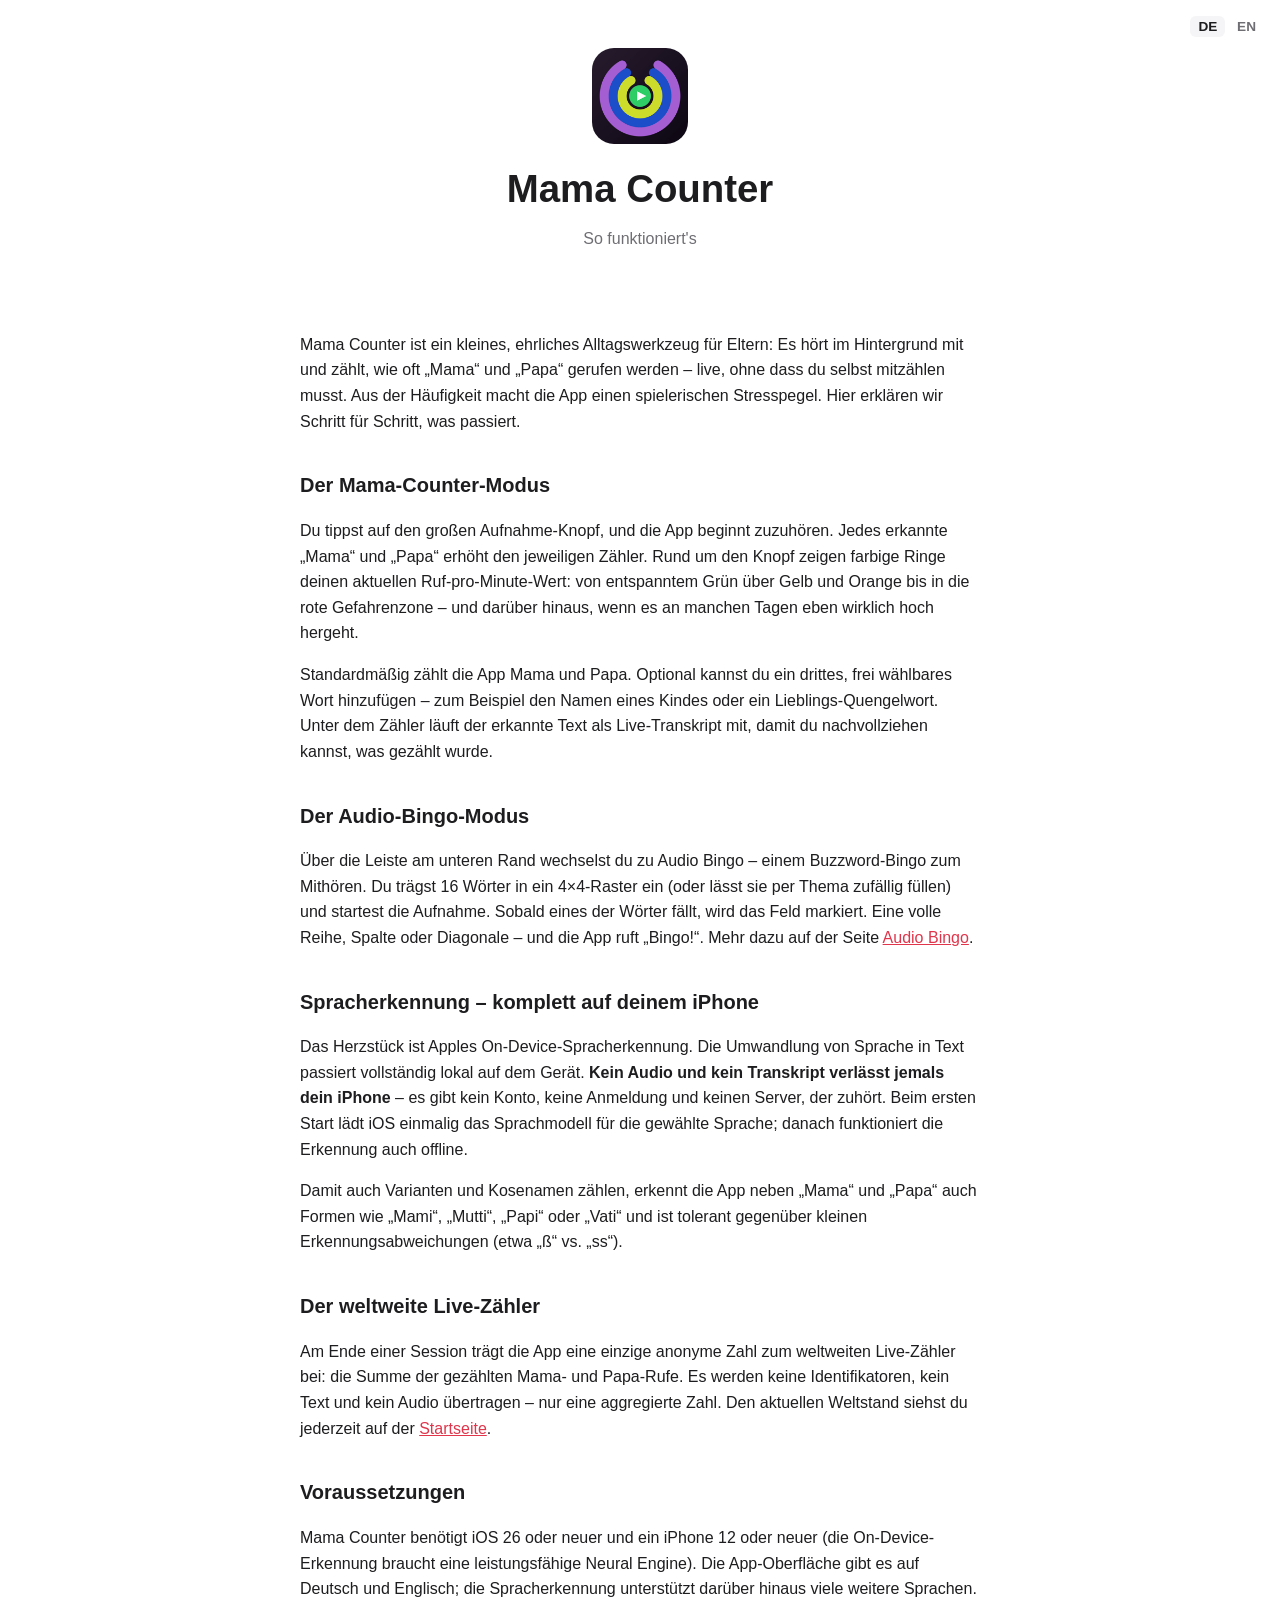
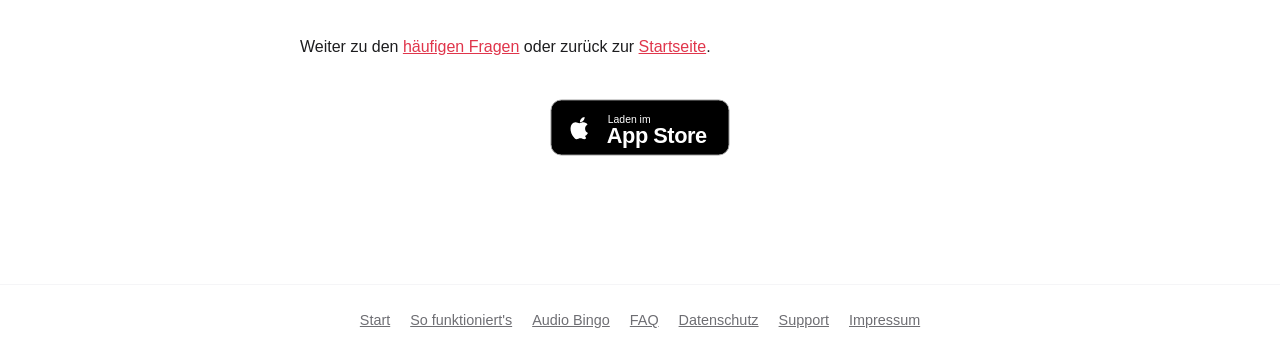
<file: so-funktionierts/index.html>
<!DOCTYPE html>
<html lang="de">
<head>
  <meta charset="utf-8">
  <meta name="viewport" content="width=device-width, initial-scale=1">
  <title>So funktioniert Mama Counter – Anleitung &amp; Technik</title>
  <meta property="og:type" content="article">
  <meta property="og:site_name" content="Mama Counter">
  <meta property="og:title" content="So funktioniert Mama Counter">
  <meta property="og:description" content="Wie Mama Counter Rufe live zählt, wie Audio Bingo gespielt wird und warum die Spracherkennung komplett auf deinem iPhone läuft.">
  <meta property="og:url" content="https://www.mamacounter.com/so-funktionierts/">
  <meta property="og:image" content="https://www.mamacounter.com/og-image.png">
  <meta property="og:image:width" content="1200">
  <meta property="og:image:height" content="630">
  <meta name="twitter:card" content="summary_large_image">
  <meta name="twitter:image" content="https://www.mamacounter.com/og-image.png">
  <meta name="description" content="So funktioniert Mama Counter: Rufe live zählen, Stresspegel ablesen, Audio Bingo spielen – und warum die Spracherkennung dein iPhone nie verlässt.">
  <link rel="icon" type="image/png" sizes="32x32" href="/favicon-32.png">
  <link rel="icon" type="image/png" sizes="16x16" href="/favicon-16.png">
  <link rel="apple-touch-icon" sizes="180x180" href="/apple-touch-icon.png">
  <link rel="stylesheet" href="/style.css">
</head>
<body>
  <header class="site">
    <nav class="lang-switch">
      <a href="/so-funktionierts/" class="active">DE</a>
      <a href="/en/how-it-works/">EN</a>
    </nav>
    <a href="/"><img src="/apple-touch-icon.png" alt="Mama Counter" class="logo"></a>
    <h1><a href="/">Mama Counter</a></h1>
    <p class="claim">So funktioniert's</p>
  </header>

  <main>
    <p>
      Mama Counter ist ein kleines, ehrliches Alltagswerkzeug für Eltern: Es hört
      im Hintergrund mit und zählt, wie oft „Mama“ und „Papa“ gerufen werden –
      live, ohne dass du selbst mitzählen musst. Aus der Häufigkeit macht die App
      einen spielerischen Stresspegel. Hier erklären wir Schritt für Schritt, was
      passiert.
    </p>

    <h2>Der Mama-Counter-Modus</h2>
    <p>
      Du tippst auf den großen Aufnahme-Knopf, und die App beginnt zuzuhören.
      Jedes erkannte „Mama“ und „Papa“ erhöht den jeweiligen Zähler. Rund um den
      Knopf zeigen farbige Ringe deinen aktuellen Ruf-pro-Minute-Wert: von
      entspanntem Grün über Gelb und Orange bis in die rote Gefahrenzone – und
      darüber hinaus, wenn es an manchen Tagen eben wirklich hoch hergeht.
    </p>
    <p>
      Standardmäßig zählt die App Mama und Papa. Optional kannst du ein drittes,
      frei wählbares Wort hinzufügen – zum Beispiel den Namen eines Kindes oder
      ein Lieblings-Quengelwort. Unter dem Zähler läuft der erkannte Text als
      Live-Transkript mit, damit du nachvollziehen kannst, was gezählt wurde.
    </p>

    <h2>Der Audio-Bingo-Modus</h2>
    <p>
      Über die Leiste am unteren Rand wechselst du zu Audio Bingo – einem
      Buzzword-Bingo zum Mithören. Du trägst 16 Wörter in ein 4×4-Raster ein (oder
      lässt sie per Thema zufällig füllen) und startest die Aufnahme. Sobald eines
      der Wörter fällt, wird das Feld markiert. Eine volle Reihe, Spalte oder
      Diagonale – und die App ruft „Bingo!“. Mehr dazu auf der Seite
      <a href="/audio-bingo/">Audio Bingo</a>.
    </p>

    <h2>Spracherkennung – komplett auf deinem iPhone</h2>
    <p>
      Das Herzstück ist Apples On-Device-Spracherkennung. Die Umwandlung von
      Sprache in Text passiert vollständig lokal auf dem Gerät. <strong>Kein Audio
      und kein Transkript verlässt jemals dein iPhone</strong> – es gibt kein
      Konto, keine Anmeldung und keinen Server, der zuhört. Beim ersten Start
      lädt iOS einmalig das Sprachmodell für die gewählte Sprache; danach
      funktioniert die Erkennung auch offline.
    </p>
    <p>
      Damit auch Varianten und Kosenamen zählen, erkennt die App neben „Mama“ und
      „Papa“ auch Formen wie „Mami“, „Mutti“, „Papi“ oder „Vati“ und ist
      tolerant gegenüber kleinen Erkennungsabweichungen (etwa „ß“ vs. „ss“).
    </p>

    <h2>Der weltweite Live-Zähler</h2>
    <p>
      Am Ende einer Session trägt die App eine einzige anonyme Zahl zum weltweiten
      Live-Zähler bei: die Summe der gezählten Mama- und Papa-Rufe. Es werden
      keine Identifikatoren, kein Text und kein Audio übertragen – nur eine
      aggregierte Zahl. Den aktuellen Weltstand siehst du jederzeit auf der
      <a href="/">Startseite</a>.
    </p>

    <h2>Voraussetzungen</h2>
    <p>
      Mama Counter benötigt iOS 26 oder neuer und ein iPhone 12 oder neuer
      (die On-Device-Erkennung braucht eine leistungsfähige Neural Engine). Die
      App-Oberfläche gibt es auf Deutsch und Englisch; die Spracherkennung
      unterstützt darüber hinaus viele weitere Sprachen.
    </p>

    <p style="margin-top: 2rem;">
      Weiter zu den <a href="/faq/">häufigen Fragen</a> oder zurück zur
      <a href="/">Startseite</a>.
    </p>
    <p class="center" style="margin-top: 2.5rem;">
      <a href="https://apps.apple.com/app/id6779744213"><img src="/appstore-badge-de.svg" alt="Im App Store laden" class="appstore-badge"></a>
    </p>

  </main>

  <footer>
    <a href="/">Start</a>
    <a href="/so-funktionierts/">So funktioniert's</a>
    <a href="/audio-bingo/">Audio Bingo</a>
    <a href="/faq/">FAQ</a>
    <a href="/datenschutz/">Datenschutz</a>
    <a href="/support/">Support</a>
    <a href="/impressum/">Impressum</a>
  </footer>
</body>
</html>
</file>
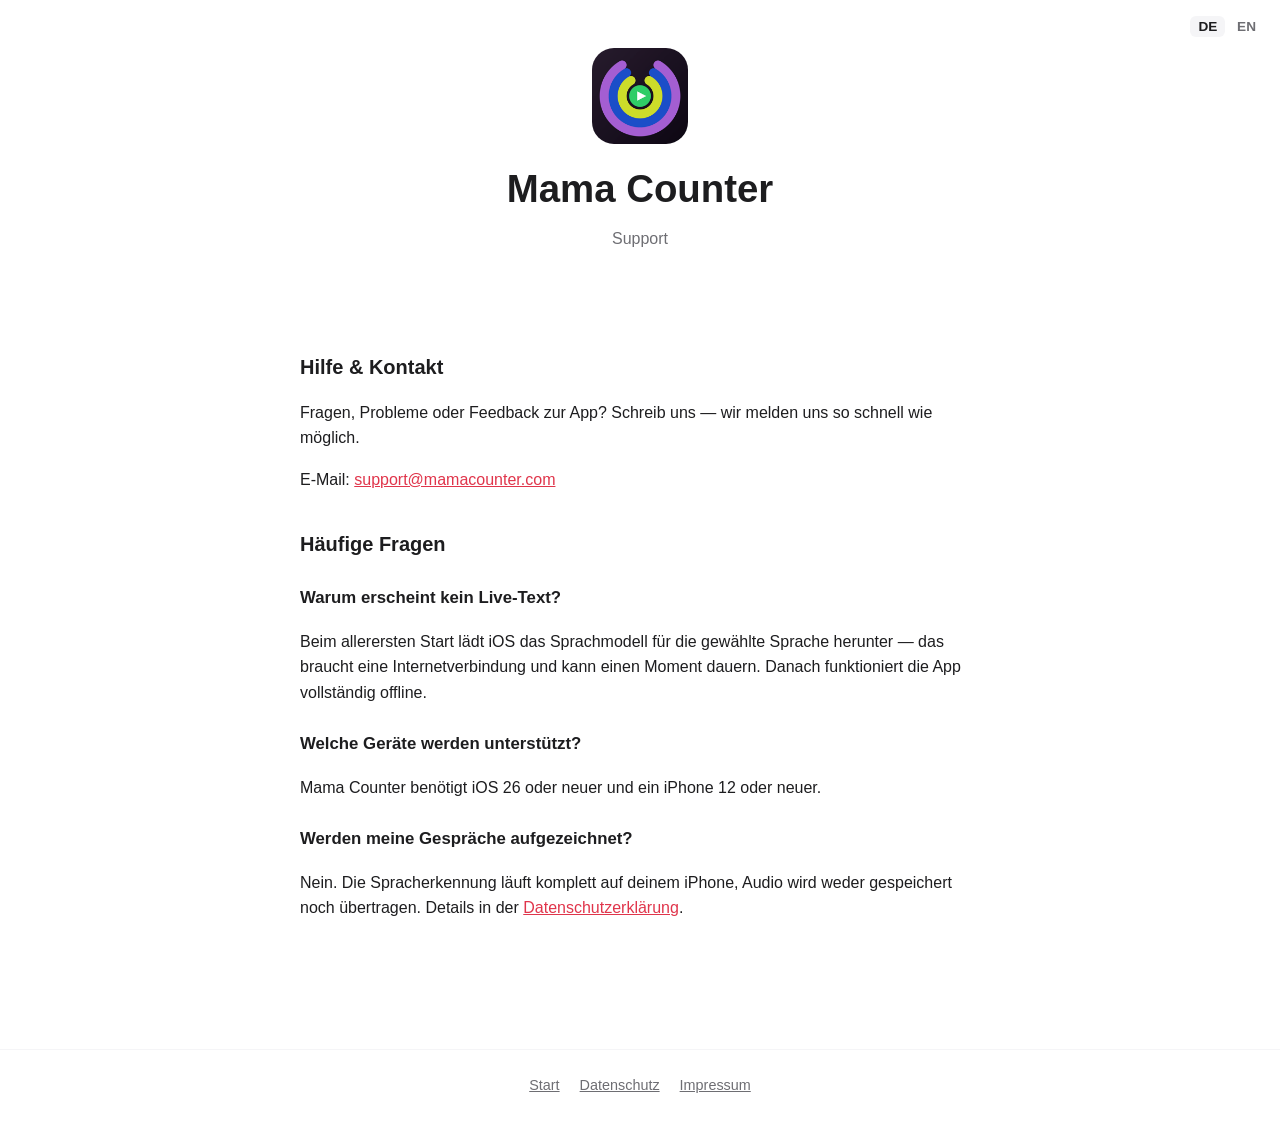
<file: support/index.html>
<!DOCTYPE html>
<html lang="de">
<head>
  <meta charset="utf-8">
  <meta name="viewport" content="width=device-width, initial-scale=1">
  <title>Support – Mama Counter</title>
  <meta property="og:type" content="website">
  <meta property="og:site_name" content="Mama Counter">
  <meta property="og:title" content="Support – Mama Counter">
  <meta property="og:description" content="Hilfe, Kontakt und häufige Fragen zu Mama Counter.">
  <meta property="og:url" content="https://www.mamacounter.com/support/">
  <meta property="og:image" content="https://www.mamacounter.com/og-image.png">
  <meta property="og:image:width" content="1200">
  <meta property="og:image:height" content="630">
  <meta name="twitter:card" content="summary_large_image">
  <meta name="twitter:image" content="https://www.mamacounter.com/og-image.png">
  <link rel="icon" type="image/png" sizes="32x32" href="../favicon-32.png">
  <link rel="icon" type="image/png" sizes="16x16" href="../favicon-16.png">
  <link rel="apple-touch-icon" sizes="180x180" href="../apple-touch-icon.png">
  <link rel="stylesheet" href="../style.css">
</head>
<body>
  <header class="site">
    <nav class="lang-switch">
      <a href="/support/" class="active">DE</a>
      <a href="/en/support/">EN</a>
    </nav>
    <a href="/"><img src="/apple-touch-icon.png" alt="Mama Counter" class="logo"></a>
    <h1><a href="../">Mama Counter</a></h1>
    <p class="claim">Support</p>
  </header>

  <main>
    <h2>Hilfe &amp; Kontakt</h2>
    <p>
      Fragen, Probleme oder Feedback zur App? Schreib uns — wir melden uns so
      schnell wie möglich.
    </p>
    <p>
      E-Mail: <a href="mailto:support@mamacounter.com">support@mamacounter.com</a>
    </p>

    <h2>Häufige Fragen</h2>
    <h3>Warum erscheint kein Live-Text?</h3>
    <p>
      Beim allerersten Start lädt iOS das Sprachmodell für die gewählte
      Sprache herunter — das braucht eine Internetverbindung und kann einen
      Moment dauern. Danach funktioniert die App vollständig offline.
    </p>
    <h3>Welche Geräte werden unterstützt?</h3>
    <p>
      Mama Counter benötigt iOS 26 oder neuer und ein iPhone 12 oder neuer.
    </p>
    <h3>Werden meine Gespräche aufgezeichnet?</h3>
    <p>
      Nein. Die Spracherkennung läuft komplett auf deinem iPhone, Audio wird
      weder gespeichert noch übertragen. Details in der
      <a href="../datenschutz/">Datenschutzerklärung</a>.
    </p>
  </main>

  <footer>
    <a href="/">Start</a>
    <a href="/datenschutz/">Datenschutz</a>
    <a href="/impressum/">Impressum</a>
  </footer>
</body>
</html>
</file>
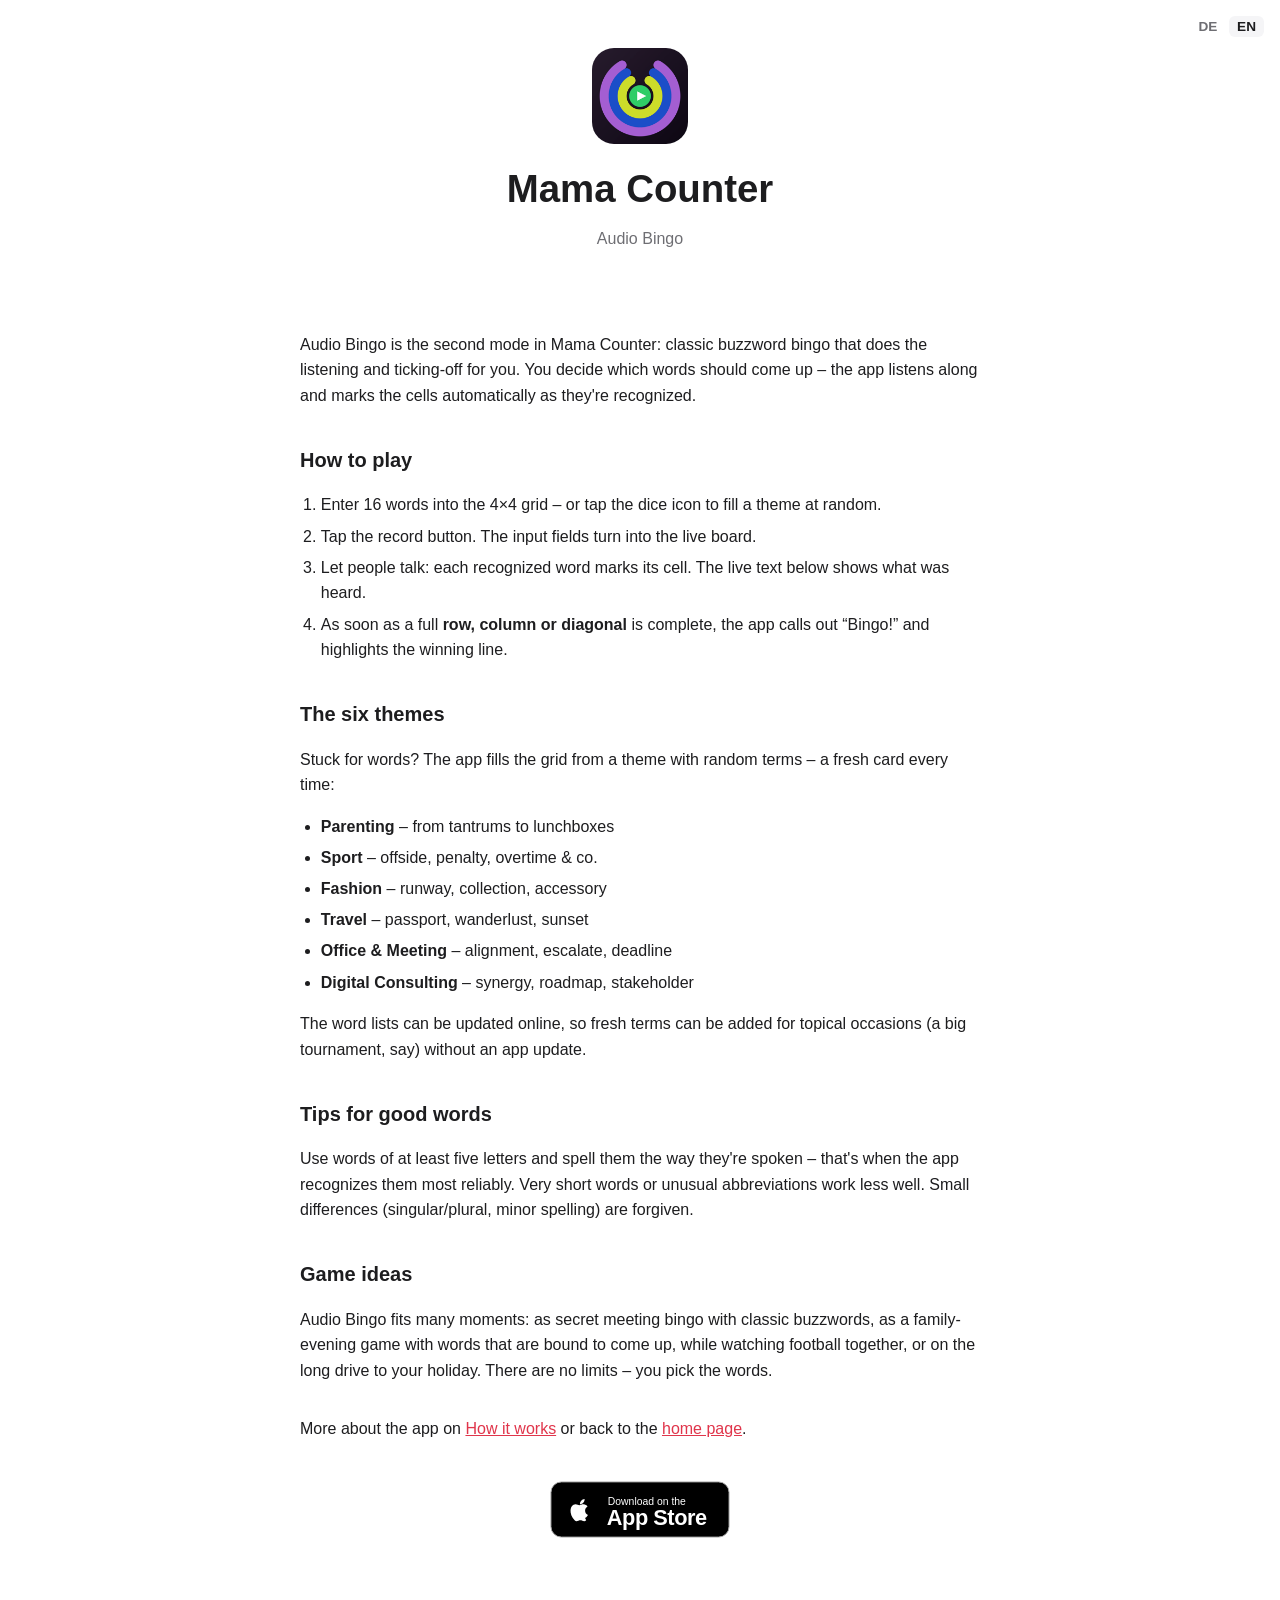
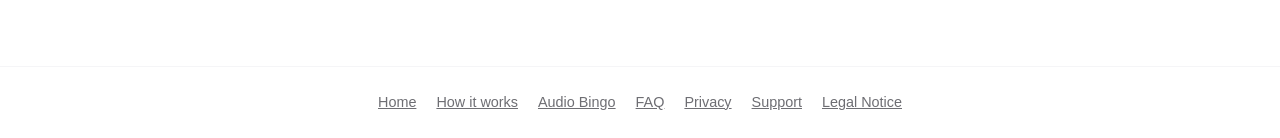
<file: en/audio-bingo/index.html>
<!DOCTYPE html>
<html lang="en">
<head>
  <meta charset="utf-8">
  <meta name="viewport" content="width=device-width, initial-scale=1">
  <title>Audio Bingo – buzzword bingo you play by ear</title>
  <meta property="og:type" content="article">
  <meta property="og:site_name" content="Mama Counter">
  <meta property="og:title" content="Audio Bingo – buzzword bingo you play by ear">
  <meta property="og:description" content="16 words, a 4×4 grid, ears open: Audio Bingo marks cells automatically as words are spoken. Rules, themes and game ideas.">
  <meta property="og:url" content="https://www.mamacounter.com/en/audio-bingo/">
  <meta property="og:image" content="https://www.mamacounter.com/og-image.png">
  <meta property="og:image:width" content="1200">
  <meta property="og:image:height" content="630">
  <meta name="twitter:card" content="summary_large_image">
  <meta name="twitter:image" content="https://www.mamacounter.com/og-image.png">
  <meta name="description" content="Audio Bingo in Mama Counter: put 16 words in a 4×4 grid, listen, cells fill automatically. Rules, six themes and game ideas for meetings, family and road trips.">
  <link rel="icon" type="image/png" sizes="32x32" href="/favicon-32.png">
  <link rel="icon" type="image/png" sizes="16x16" href="/favicon-16.png">
  <link rel="apple-touch-icon" sizes="180x180" href="/apple-touch-icon.png">
  <link rel="stylesheet" href="/style.css">
</head>
<body>
  <header class="site">
    <nav class="lang-switch">
      <a href="/audio-bingo/">DE</a>
      <a href="/en/audio-bingo/" class="active">EN</a>
    </nav>
    <a href="/en/"><img src="/apple-touch-icon.png" alt="Mama Counter" class="logo"></a>
    <h1><a href="/en/">Mama Counter</a></h1>
    <p class="claim">Audio Bingo</p>
  </header>

  <main>
    <p>
      Audio Bingo is the second mode in Mama Counter: classic buzzword bingo that
      does the listening and ticking-off for you. You decide which words should
      come up – the app listens along and marks the cells automatically as they're
      recognized.
    </p>

    <h2>How to play</h2>
    <ol>
      <li>Enter 16 words into the 4×4 grid – or tap the dice icon to fill a theme
        at random.</li>
      <li>Tap the record button. The input fields turn into the live board.</li>
      <li>Let people talk: each recognized word marks its cell. The live text below
        shows what was heard.</li>
      <li>As soon as a full <strong>row, column or diagonal</strong> is complete,
        the app calls out “Bingo!” and highlights the winning line.</li>
    </ol>

    <h2>The six themes</h2>
    <p>
      Stuck for words? The app fills the grid from a theme with random terms – a
      fresh card every time:
    </p>
    <ul>
      <li><strong>Parenting</strong> – from tantrums to lunchboxes</li>
      <li><strong>Sport</strong> – offside, penalty, overtime &amp; co.</li>
      <li><strong>Fashion</strong> – runway, collection, accessory</li>
      <li><strong>Travel</strong> – passport, wanderlust, sunset</li>
      <li><strong>Office &amp; Meeting</strong> – alignment, escalate, deadline</li>
      <li><strong>Digital Consulting</strong> – synergy, roadmap, stakeholder</li>
    </ul>
    <p>
      The word lists can be updated online, so fresh terms can be added for topical
      occasions (a big tournament, say) without an app update.
    </p>

    <h2>Tips for good words</h2>
    <p>
      Use words of at least five letters and spell them the way they're spoken –
      that's when the app recognizes them most reliably. Very short words or
      unusual abbreviations work less well. Small differences (singular/plural,
      minor spelling) are forgiven.
    </p>

    <h2>Game ideas</h2>
    <p>
      Audio Bingo fits many moments: as secret meeting bingo with classic
      buzzwords, as a family-evening game with words that are bound to come up, while
      watching football together, or on the long drive to your holiday. There are no
      limits – you pick the words.
    </p>

    <p style="margin-top: 2rem;">
      More about the app on <a href="/en/how-it-works/">How it works</a> or back to
      the <a href="/en/">home page</a>.
    </p>
    <p class="center" style="margin-top: 2.5rem;">
      <a href="https://apps.apple.com/app/id6779744213"><img src="/appstore-badge-en.svg" alt="Download on the App Store" class="appstore-badge"></a>
    </p>

  </main>

  <footer>
    <a href="/en/">Home</a>
    <a href="/en/how-it-works/">How it works</a>
    <a href="/en/audio-bingo/">Audio Bingo</a>
    <a href="/en/faq/">FAQ</a>
    <a href="/privacy/">Privacy</a>
    <a href="/en/support/">Support</a>
    <a href="/en/impressum/">Legal Notice</a>
  </footer>
</body>
</html>
</file>
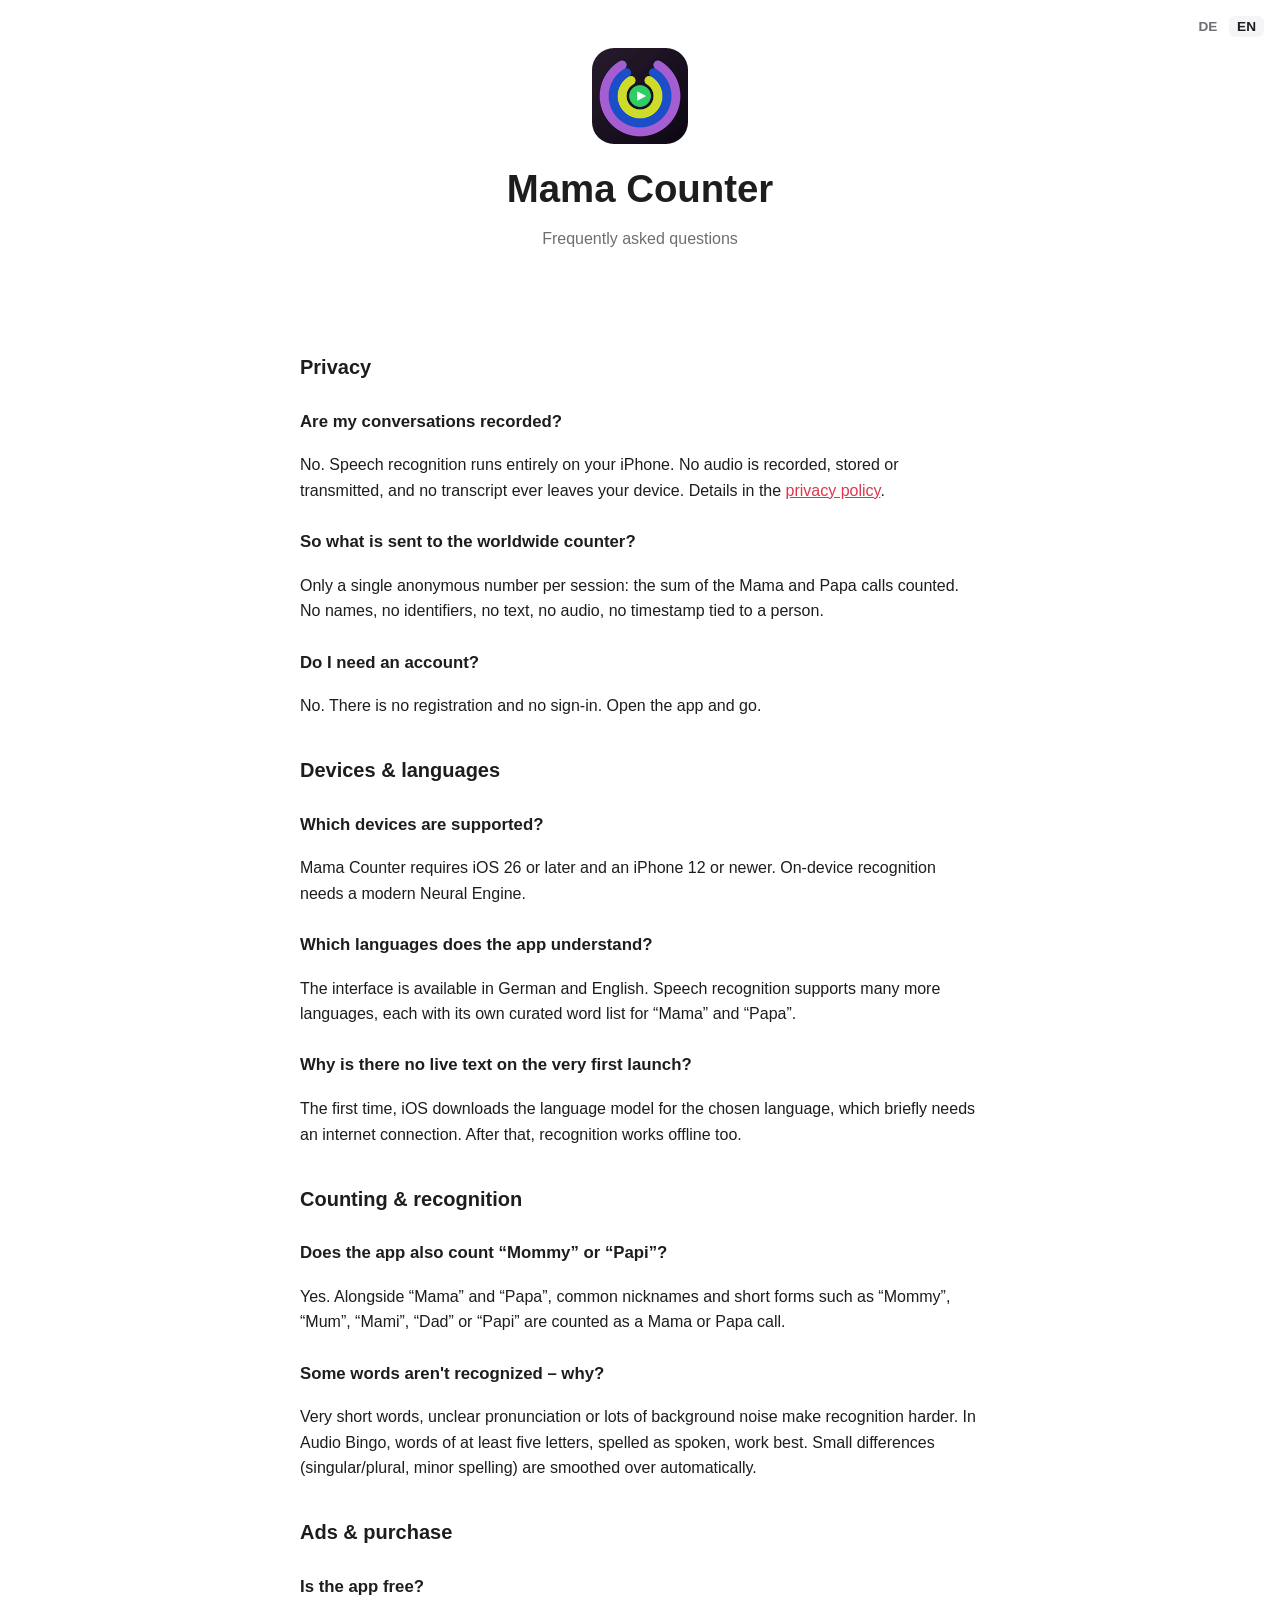
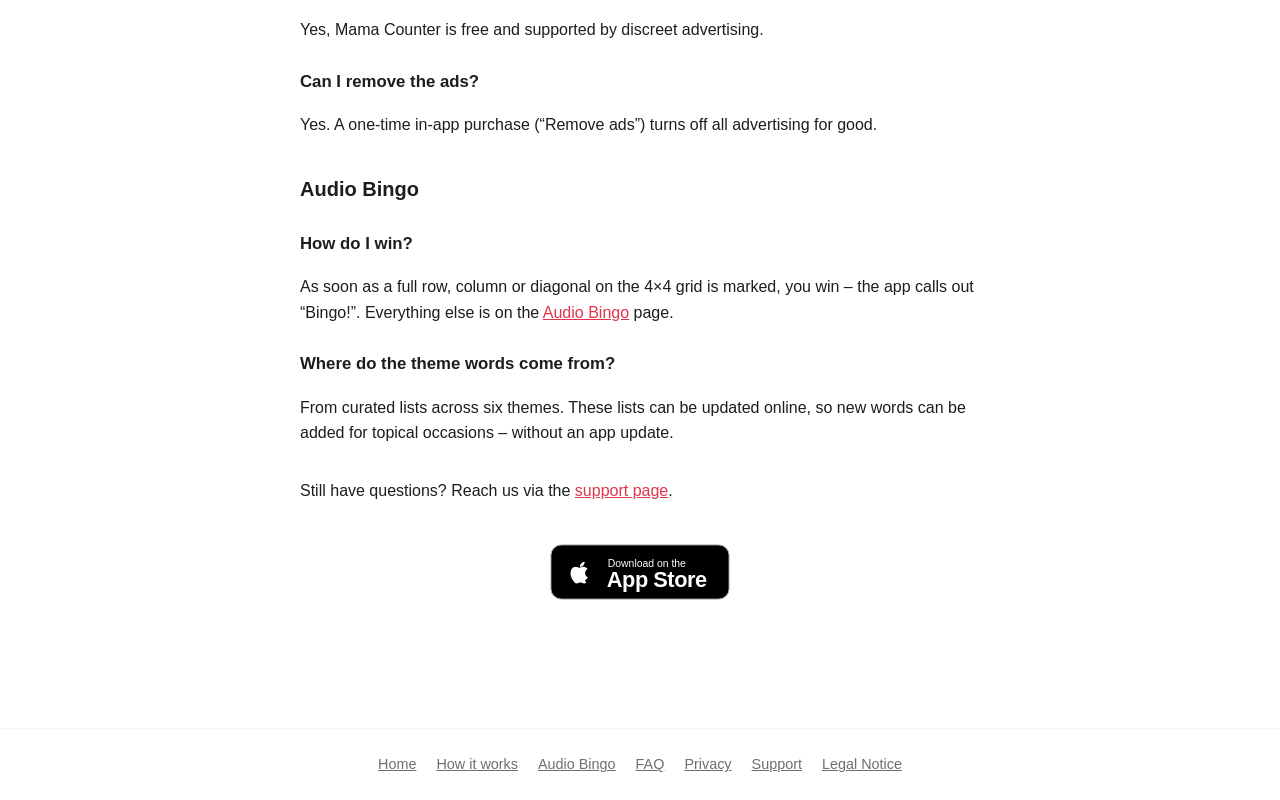
<file: en/faq/index.html>
<!DOCTYPE html>
<html lang="en">
<head>
  <meta charset="utf-8">
  <meta name="viewport" content="width=device-width, initial-scale=1">
  <title>FAQ – Frequently asked questions about Mama Counter</title>
  <meta property="og:type" content="article">
  <meta property="og:site_name" content="Mama Counter">
  <meta property="og:title" content="FAQ – Frequently asked questions about Mama Counter">
  <meta property="og:description" content="Privacy, supported devices and languages, ads, Audio Bingo: the most common questions about Mama Counter, answered clearly.">
  <meta property="og:url" content="https://www.mamacounter.com/en/faq/">
  <meta property="og:image" content="https://www.mamacounter.com/og-image.png">
  <meta property="og:image:width" content="1200">
  <meta property="og:image:height" content="630">
  <meta name="twitter:card" content="summary_large_image">
  <meta name="twitter:image" content="https://www.mamacounter.com/og-image.png">
  <meta name="description" content="Frequently asked questions about Mama Counter: privacy, devices, languages, ads, in-app purchase and Audio Bingo – answered clearly.">
  <link rel="icon" type="image/png" sizes="32x32" href="/favicon-32.png">
  <link rel="icon" type="image/png" sizes="16x16" href="/favicon-16.png">
  <link rel="apple-touch-icon" sizes="180x180" href="/apple-touch-icon.png">
  <link rel="stylesheet" href="/style.css">
</head>
<body>
  <header class="site">
    <nav class="lang-switch">
      <a href="/faq/">DE</a>
      <a href="/en/faq/" class="active">EN</a>
    </nav>
    <a href="/en/"><img src="/apple-touch-icon.png" alt="Mama Counter" class="logo"></a>
    <h1><a href="/en/">Mama Counter</a></h1>
    <p class="claim">Frequently asked questions</p>
  </header>

  <main>
    <h2>Privacy</h2>
    <h3>Are my conversations recorded?</h3>
    <p>
      No. Speech recognition runs entirely on your iPhone. No audio is recorded,
      stored or transmitted, and no transcript ever leaves your device. Details in
      the <a href="/privacy/">privacy policy</a>.
    </p>
    <h3>So what is sent to the worldwide counter?</h3>
    <p>
      Only a single anonymous number per session: the sum of the Mama and Papa
      calls counted. No names, no identifiers, no text, no audio, no timestamp tied
      to a person.
    </p>
    <h3>Do I need an account?</h3>
    <p>
      No. There is no registration and no sign-in. Open the app and go.
    </p>

    <h2>Devices &amp; languages</h2>
    <h3>Which devices are supported?</h3>
    <p>
      Mama Counter requires iOS 26 or later and an iPhone 12 or newer. On-device
      recognition needs a modern Neural Engine.
    </p>
    <h3>Which languages does the app understand?</h3>
    <p>
      The interface is available in German and English. Speech recognition supports
      many more languages, each with its own curated word list for “Mama” and
      “Papa”.
    </p>
    <h3>Why is there no live text on the very first launch?</h3>
    <p>
      The first time, iOS downloads the language model for the chosen language,
      which briefly needs an internet connection. After that, recognition works
      offline too.
    </p>

    <h2>Counting &amp; recognition</h2>
    <h3>Does the app also count “Mommy” or “Papi”?</h3>
    <p>
      Yes. Alongside “Mama” and “Papa”, common nicknames and short forms such as
      “Mommy”, “Mum”, “Mami”, “Dad” or “Papi” are counted as a Mama or Papa call.
    </p>
    <h3>Some words aren't recognized – why?</h3>
    <p>
      Very short words, unclear pronunciation or lots of background noise make
      recognition harder. In Audio Bingo, words of at least five letters, spelled as
      spoken, work best. Small differences (singular/plural, minor spelling) are
      smoothed over automatically.
    </p>

    <h2>Ads &amp; purchase</h2>
    <h3>Is the app free?</h3>
    <p>
      Yes, Mama Counter is free and supported by discreet advertising.
    </p>
    <h3>Can I remove the ads?</h3>
    <p>
      Yes. A one-time in-app purchase (“Remove ads”) turns off all advertising for
      good.
    </p>

    <h2>Audio Bingo</h2>
    <h3>How do I win?</h3>
    <p>
      As soon as a full row, column or diagonal on the 4×4 grid is marked, you win –
      the app calls out “Bingo!”. Everything else is on the
      <a href="/en/audio-bingo/">Audio Bingo</a> page.
    </p>
    <h3>Where do the theme words come from?</h3>
    <p>
      From curated lists across six themes. These lists can be updated online, so
      new words can be added for topical occasions – without an app update.
    </p>

    <p style="margin-top: 2rem;">
      Still have questions? Reach us via the <a href="/en/support/">support page</a>.
    </p>
    <p class="center" style="margin-top: 2.5rem;">
      <a href="https://apps.apple.com/app/id6779744213"><img src="/appstore-badge-en.svg" alt="Download on the App Store" class="appstore-badge"></a>
    </p>

  </main>

  <footer>
    <a href="/en/">Home</a>
    <a href="/en/how-it-works/">How it works</a>
    <a href="/en/audio-bingo/">Audio Bingo</a>
    <a href="/en/faq/">FAQ</a>
    <a href="/privacy/">Privacy</a>
    <a href="/en/support/">Support</a>
    <a href="/en/impressum/">Legal Notice</a>
  </footer>
</body>
</html>
</file>
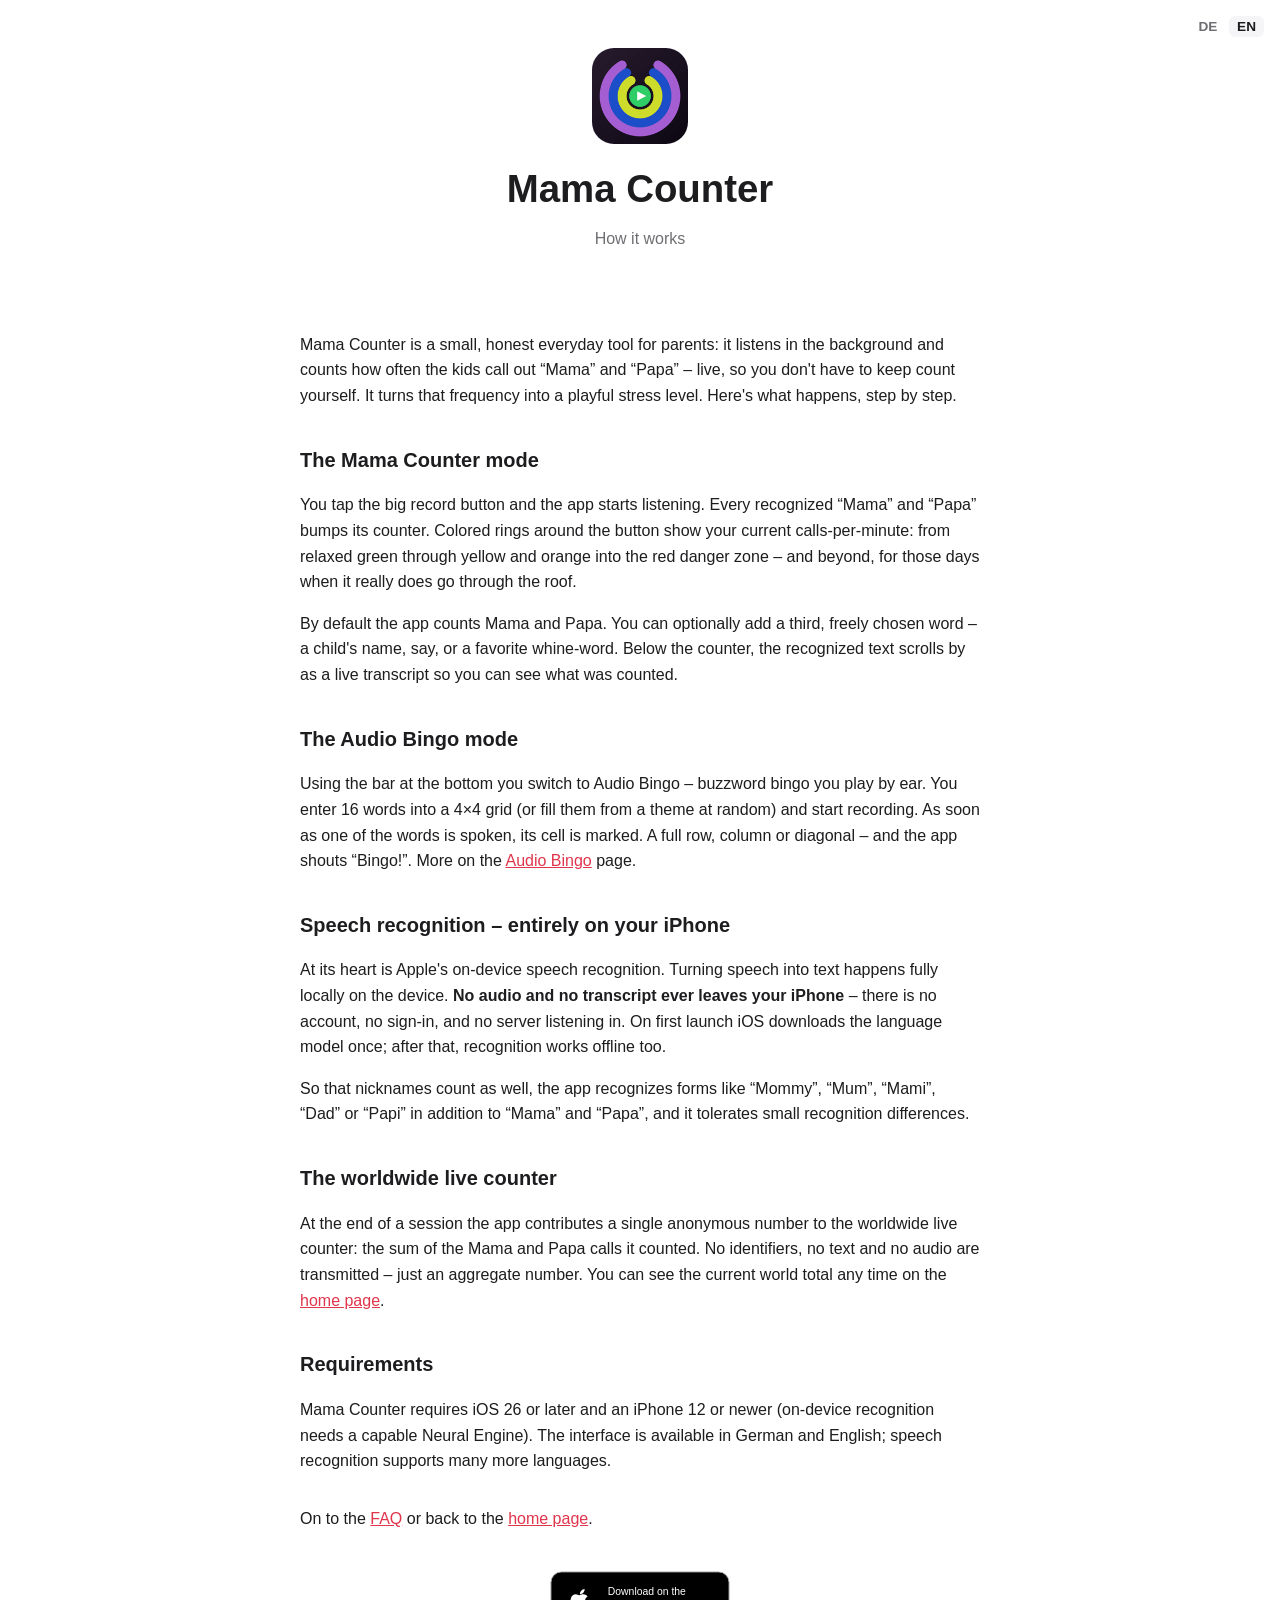
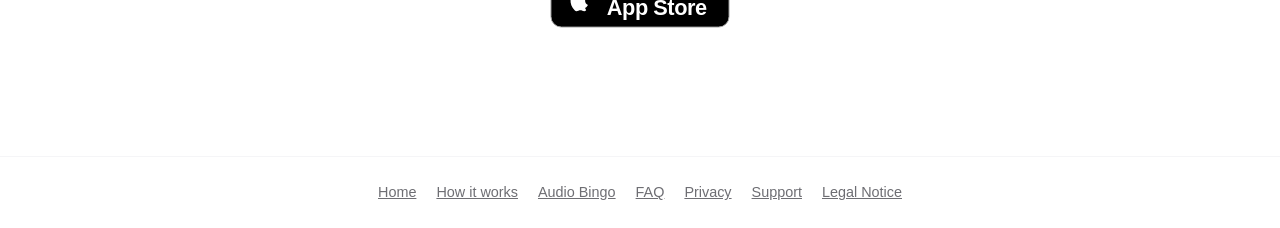
<file: en/how-it-works/index.html>
<!DOCTYPE html>
<html lang="en">
<head>
  <meta charset="utf-8">
  <meta name="viewport" content="width=device-width, initial-scale=1">
  <title>How Mama Counter works – guide &amp; technology</title>
  <meta property="og:type" content="article">
  <meta property="og:site_name" content="Mama Counter">
  <meta property="og:title" content="How Mama Counter works">
  <meta property="og:description" content="How Mama Counter counts calls live, how Audio Bingo is played, and why speech recognition never leaves your iPhone.">
  <meta property="og:url" content="https://www.mamacounter.com/en/how-it-works/">
  <meta property="og:image" content="https://www.mamacounter.com/og-image.png">
  <meta property="og:image:width" content="1200">
  <meta property="og:image:height" content="630">
  <meta name="twitter:card" content="summary_large_image">
  <meta name="twitter:image" content="https://www.mamacounter.com/og-image.png">
  <meta name="description" content="How Mama Counter works: count calls live, read your stress level, play Audio Bingo – and why speech recognition never leaves your iPhone.">
  <link rel="icon" type="image/png" sizes="32x32" href="/favicon-32.png">
  <link rel="icon" type="image/png" sizes="16x16" href="/favicon-16.png">
  <link rel="apple-touch-icon" sizes="180x180" href="/apple-touch-icon.png">
  <link rel="stylesheet" href="/style.css">
</head>
<body>
  <header class="site">
    <nav class="lang-switch">
      <a href="/so-funktionierts/">DE</a>
      <a href="/en/how-it-works/" class="active">EN</a>
    </nav>
    <a href="/en/"><img src="/apple-touch-icon.png" alt="Mama Counter" class="logo"></a>
    <h1><a href="/en/">Mama Counter</a></h1>
    <p class="claim">How it works</p>
  </header>

  <main>
    <p>
      Mama Counter is a small, honest everyday tool for parents: it listens in the
      background and counts how often the kids call out “Mama” and “Papa” – live,
      so you don't have to keep count yourself. It turns that frequency into a
      playful stress level. Here's what happens, step by step.
    </p>

    <h2>The Mama Counter mode</h2>
    <p>
      You tap the big record button and the app starts listening. Every recognized
      “Mama” and “Papa” bumps its counter. Colored rings around the button show
      your current calls-per-minute: from relaxed green through yellow and orange
      into the red danger zone – and beyond, for those days when it really does go
      through the roof.
    </p>
    <p>
      By default the app counts Mama and Papa. You can optionally add a third,
      freely chosen word – a child's name, say, or a favorite whine-word. Below the
      counter, the recognized text scrolls by as a live transcript so you can see
      what was counted.
    </p>

    <h2>The Audio Bingo mode</h2>
    <p>
      Using the bar at the bottom you switch to Audio Bingo – buzzword bingo you
      play by ear. You enter 16 words into a 4×4 grid (or fill them from a theme at
      random) and start recording. As soon as one of the words is spoken, its cell
      is marked. A full row, column or diagonal – and the app shouts “Bingo!”. More
      on the <a href="/en/audio-bingo/">Audio Bingo</a> page.
    </p>

    <h2>Speech recognition – entirely on your iPhone</h2>
    <p>
      At its heart is Apple's on-device speech recognition. Turning speech into
      text happens fully locally on the device. <strong>No audio and no transcript
      ever leaves your iPhone</strong> – there is no account, no sign-in, and no
      server listening in. On first launch iOS downloads the language model once;
      after that, recognition works offline too.
    </p>
    <p>
      So that nicknames count as well, the app recognizes forms like “Mommy”,
      “Mum”, “Mami”, “Dad” or “Papi” in addition to “Mama” and “Papa”, and it
      tolerates small recognition differences.
    </p>

    <h2>The worldwide live counter</h2>
    <p>
      At the end of a session the app contributes a single anonymous number to the
      worldwide live counter: the sum of the Mama and Papa calls it counted. No
      identifiers, no text and no audio are transmitted – just an aggregate number.
      You can see the current world total any time on the <a href="/en/">home
      page</a>.
    </p>

    <h2>Requirements</h2>
    <p>
      Mama Counter requires iOS 26 or later and an iPhone 12 or newer (on-device
      recognition needs a capable Neural Engine). The interface is available in
      German and English; speech recognition supports many more languages.
    </p>

    <p style="margin-top: 2rem;">
      On to the <a href="/en/faq/">FAQ</a> or back to the
      <a href="/en/">home page</a>.
    </p>
    <p class="center" style="margin-top: 2.5rem;">
      <a href="https://apps.apple.com/app/id6779744213"><img src="/appstore-badge-en.svg" alt="Download on the App Store" class="appstore-badge"></a>
    </p>

  </main>

  <footer>
    <a href="/en/">Home</a>
    <a href="/en/how-it-works/">How it works</a>
    <a href="/en/audio-bingo/">Audio Bingo</a>
    <a href="/en/faq/">FAQ</a>
    <a href="/privacy/">Privacy</a>
    <a href="/en/support/">Support</a>
    <a href="/en/impressum/">Legal Notice</a>
  </footer>
</body>
</html>
</file>
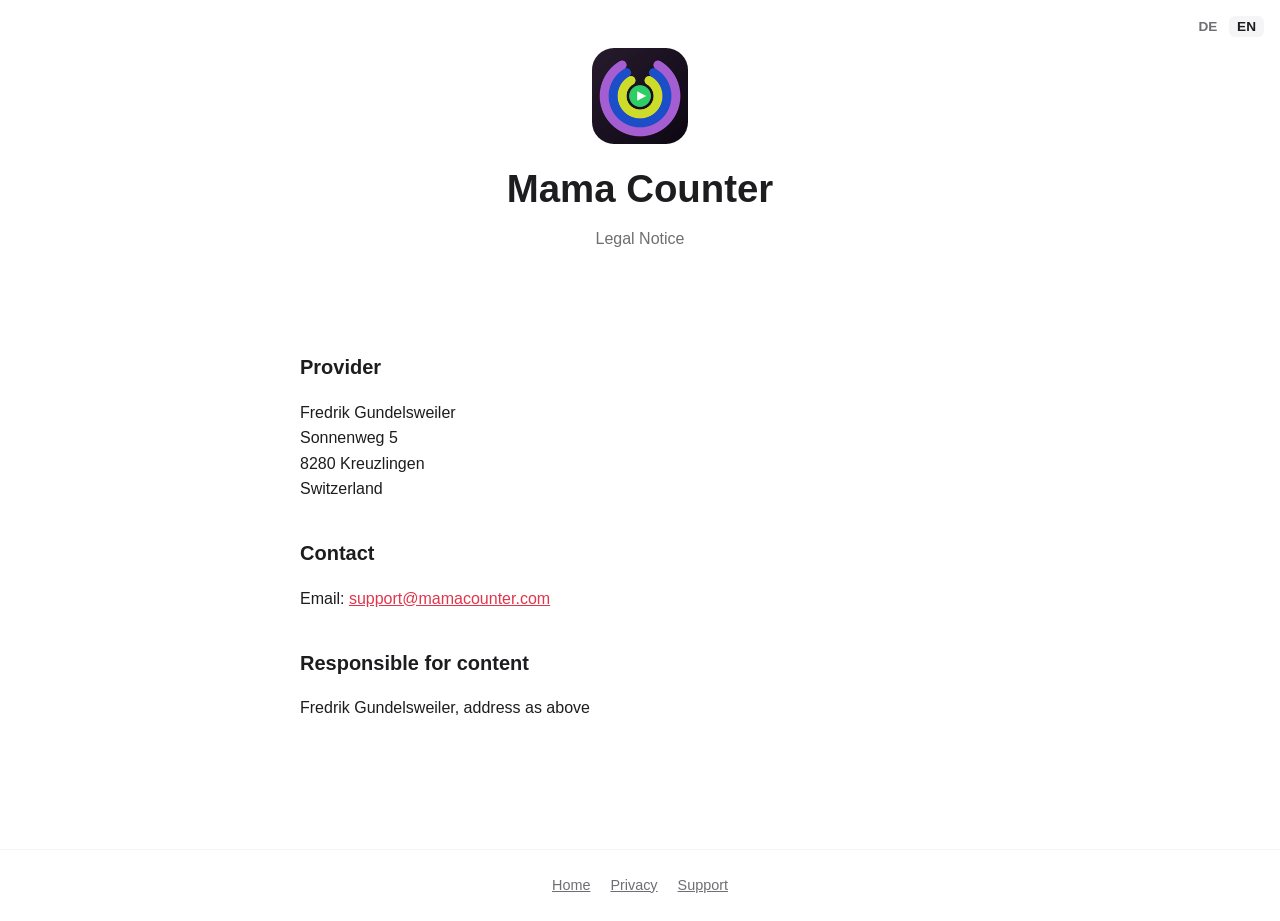
<file: en/impressum/index.html>
<!DOCTYPE html>
<html lang="en">
<head>
  <meta charset="utf-8">
  <meta name="viewport" content="width=device-width, initial-scale=1">
  <title>Legal Notice – Mama Counter</title>
  <meta property="og:type" content="website">
  <meta property="og:site_name" content="Mama Counter">
  <meta property="og:title" content="Legal Notice – Mama Counter">
  <meta property="og:description" content="Provider and contact – Mama Counter.">
  <meta property="og:url" content="https://www.mamacounter.com/en/impressum/">
  <meta property="og:image" content="https://www.mamacounter.com/og-image.png">
  <meta property="og:image:width" content="1200">
  <meta property="og:image:height" content="630">
  <meta name="twitter:card" content="summary_large_image">
  <meta name="twitter:image" content="https://www.mamacounter.com/og-image.png">
  <link rel="icon" type="image/png" sizes="32x32" href="/favicon-32.png">
  <link rel="icon" type="image/png" sizes="16x16" href="/favicon-16.png">
  <link rel="apple-touch-icon" sizes="180x180" href="/apple-touch-icon.png">
  <link rel="stylesheet" href="/style.css">
</head>
<body>
  <header class="site">
    <nav class="lang-switch">
      <a href="/impressum/">DE</a>
      <a href="/en/impressum/" class="active">EN</a>
    </nav>
    <a href="/en/"><img src="/apple-touch-icon.png" alt="Mama Counter" class="logo"></a>
    <h1><a href="/en/">Mama Counter</a></h1>
    <p class="claim">Legal Notice</p>
  </header>

  <main>
    <h2>Provider</h2>
    <p>
      Fredrik Gundelsweiler<br>
      Sonnenweg 5<br>
      8280 Kreuzlingen<br>
      Switzerland
    </p>

    <h2>Contact</h2>
    <p>
      Email: <a href="mailto:support@mamacounter.com">support@mamacounter.com</a>
    </p>

    <h2>Responsible for content</h2>
    <p>
      Fredrik Gundelsweiler, address as above
    </p>
  </main>

  <footer>
    <a href="/en/">Home</a>
    <a href="/privacy/">Privacy</a>
    <a href="/en/support/">Support</a>
  </footer>
</body>
</html>
</file>
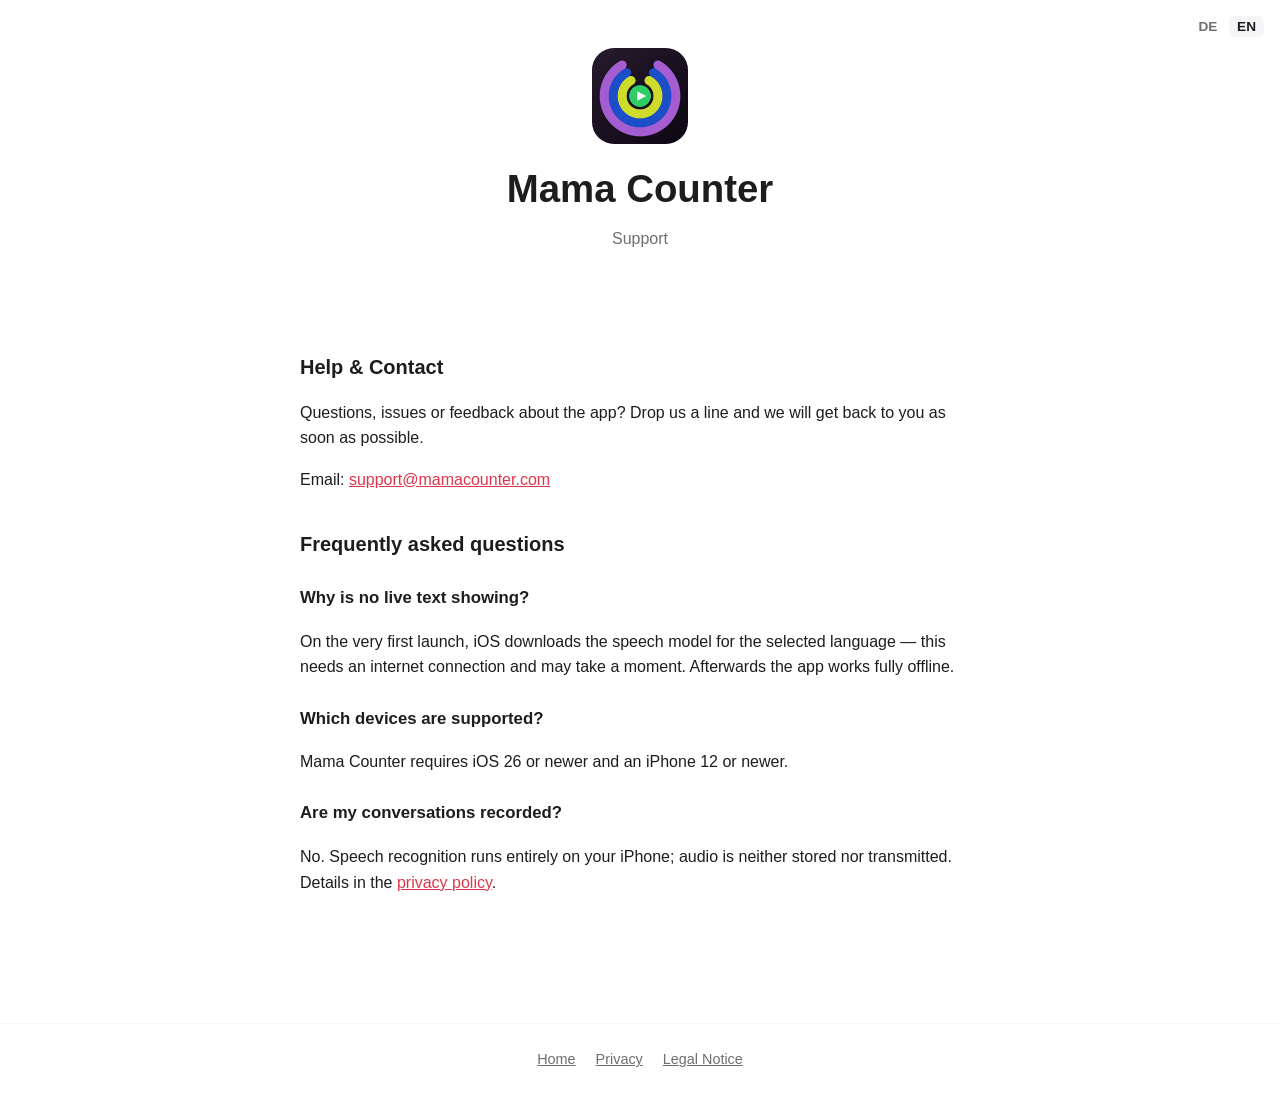
<file: en/support/index.html>
<!DOCTYPE html>
<html lang="en">
<head>
  <meta charset="utf-8">
  <meta name="viewport" content="width=device-width, initial-scale=1">
  <title>Support – Mama Counter</title>
  <meta property="og:type" content="website">
  <meta property="og:site_name" content="Mama Counter">
  <meta property="og:title" content="Support – Mama Counter">
  <meta property="og:description" content="Help, contact and frequently asked questions about Mama Counter.">
  <meta property="og:url" content="https://www.mamacounter.com/en/support/">
  <meta property="og:image" content="https://www.mamacounter.com/og-image.png">
  <meta property="og:image:width" content="1200">
  <meta property="og:image:height" content="630">
  <meta name="twitter:card" content="summary_large_image">
  <meta name="twitter:image" content="https://www.mamacounter.com/og-image.png">
  <link rel="icon" type="image/png" sizes="32x32" href="/favicon-32.png">
  <link rel="icon" type="image/png" sizes="16x16" href="/favicon-16.png">
  <link rel="apple-touch-icon" sizes="180x180" href="/apple-touch-icon.png">
  <link rel="stylesheet" href="/style.css">
</head>
<body>
  <header class="site">
    <nav class="lang-switch">
      <a href="/support/">DE</a>
      <a href="/en/support/" class="active">EN</a>
    </nav>
    <a href="/en/"><img src="/apple-touch-icon.png" alt="Mama Counter" class="logo"></a>
    <h1><a href="/en/">Mama Counter</a></h1>
    <p class="claim">Support</p>
  </header>

  <main>
    <h2>Help &amp; Contact</h2>
    <p>
      Questions, issues or feedback about the app? Drop us a line and we will
      get back to you as soon as possible.
    </p>
    <p>
      Email: <a href="mailto:support@mamacounter.com">support@mamacounter.com</a>
    </p>

    <h2>Frequently asked questions</h2>
    <h3>Why is no live text showing?</h3>
    <p>
      On the very first launch, iOS downloads the speech model for the selected
      language — this needs an internet connection and may take a moment.
      Afterwards the app works fully offline.
    </p>
    <h3>Which devices are supported?</h3>
    <p>
      Mama Counter requires iOS 26 or newer and an iPhone 12 or newer.
    </p>
    <h3>Are my conversations recorded?</h3>
    <p>
      No. Speech recognition runs entirely on your iPhone; audio is neither
      stored nor transmitted. Details in the
      <a href="/privacy/">privacy policy</a>.
    </p>
  </main>

  <footer>
    <a href="/en/">Home</a>
    <a href="/privacy/">Privacy</a>
    <a href="/en/impressum/">Legal Notice</a>
  </footer>
</body>
</html>
</file>
<file: style.css>
:root {
  --accent: #e0354b;
  --green: #2fa05a;
  --text: #1d1d1f;
  --muted: #6e6e73;
  --bg: #ffffff;
  --bg-soft: #f5f5f7;
}

@media (prefers-color-scheme: dark) {
  :root {
    --text: #f5f5f7;
    --muted: #a1a1a6;
    --bg: #111113;
    --bg-soft: #1c1c1e;
  }
}

* { box-sizing: border-box; }

body {
  margin: 0;
  font-family: -apple-system, BlinkMacSystemFont, "Segoe UI", Roboto, Helvetica, Arial, sans-serif;
  color: var(--text);
  background: var(--bg);
  line-height: 1.6;
}

main {
  max-width: 720px;
  margin: 0 auto;
  padding: 2rem 1.25rem 4rem;
}

header.site {
  text-align: center;
  padding: 3rem 1rem 1rem;
  position: relative;
}

.logo {
  width: 96px;
  height: 96px;
  border-radius: 22px;
  display: block;
  margin: 0 auto 0.9rem;
}

.lang-switch {
  position: absolute;
  top: 1rem;
  right: 1rem;
  font-size: 0.85rem;
  font-weight: 600;
}

.lang-switch a {
  color: var(--muted);
  text-decoration: none;
  padding: 0.2rem 0.5rem;
  border-radius: 6px;
}

.lang-switch a.active {
  color: var(--text);
  background: var(--bg-soft);
}

header.site h1 {
  font-size: 2.4rem;
  margin: 0;
}

header.site h1 a {
  color: var(--text);
  text-decoration: none;
}

header.site .claim {
  color: var(--muted);
  margin-top: 0.4rem;
}

.counter-intro {
  color: var(--muted);
  margin: 1.5rem 0 0.5rem;
  font-size: 0.95rem;
}

.counters {
  display: flex;
  align-items: center;
  justify-content: center;
  gap: 1.5rem;
  margin: 0.5rem 0;
}

.counter-card {
  flex: 1;
  max-width: 280px;
  text-align: center;
}

.counter {
  font-size: 4.2rem;
  font-weight: 800;
  line-height: 1.05;
  font-variant-numeric: tabular-nums;
}

.counter.mama { color: #a35ed1; }   /* Markenfarbe Mama (Lila) */
.counter.papa { color: #214fc7; }   /* Markenfarbe Papa (Kobalt) */

.counter-word {
  font-weight: 600;
  color: var(--muted);
  margin-top: 0.2rem;
  font-size: 1.1rem;
}

.counter-vs {
  color: var(--muted);
  font-size: 1.1rem;
  font-weight: 600;
}

.counter-label {
  text-align: center;
  color: var(--muted);
  margin: 0.8rem 0 2.5rem;
  font-size: 0.95rem;
}

@media (max-width: 460px) {
  .counter { font-size: 3.2rem; }
}

.badge {
  display: inline-block;
  background: var(--bg-soft);
  border-radius: 999px;
  padding: 0.5rem 1.2rem;
  color: var(--muted);
}

/* App Store call-to-action button */
.appstore-btn {
  display: inline-block;
  background: var(--accent);
  color: #fff;
  text-decoration: none;
  font-weight: 700;
  padding: 0.75rem 1.6rem;
  border-radius: 999px;
}

.appstore-btn:hover {
  opacity: 0.9;
}

/* Official-style App Store download badge */
.appstore-badge {
  display: inline-block;
  width: 180px;
  height: auto;
  vertical-align: middle;
}

.center { text-align: center; }

.more-links {
  margin-top: 2rem;
}

.more-links a {
  margin: 0 0.6rem;
  white-space: nowrap;
  font-weight: 600;
}

main ol, main ul {
  padding-left: 1.3rem;
}

main li {
  margin: 0.35rem 0;
}

h2 { margin-top: 2.2rem; font-size: 1.25rem; }
h3 { margin-top: 1.6rem; font-size: 1.05rem; }

a { color: var(--accent); }

footer {
  border-top: 1px solid var(--bg-soft);
  margin-top: 3rem;
  padding: 1.5rem 1.25rem;
  text-align: center;
  color: var(--muted);
  font-size: 0.9rem;
}

footer a {
  color: var(--muted);
  margin: 0 0.5rem;
}

.placeholder {
  background: rgba(224, 53, 75, 0.08);
  border-left: 3px solid var(--accent);
  padding: 0.2rem 0.6rem;
}
</file>
